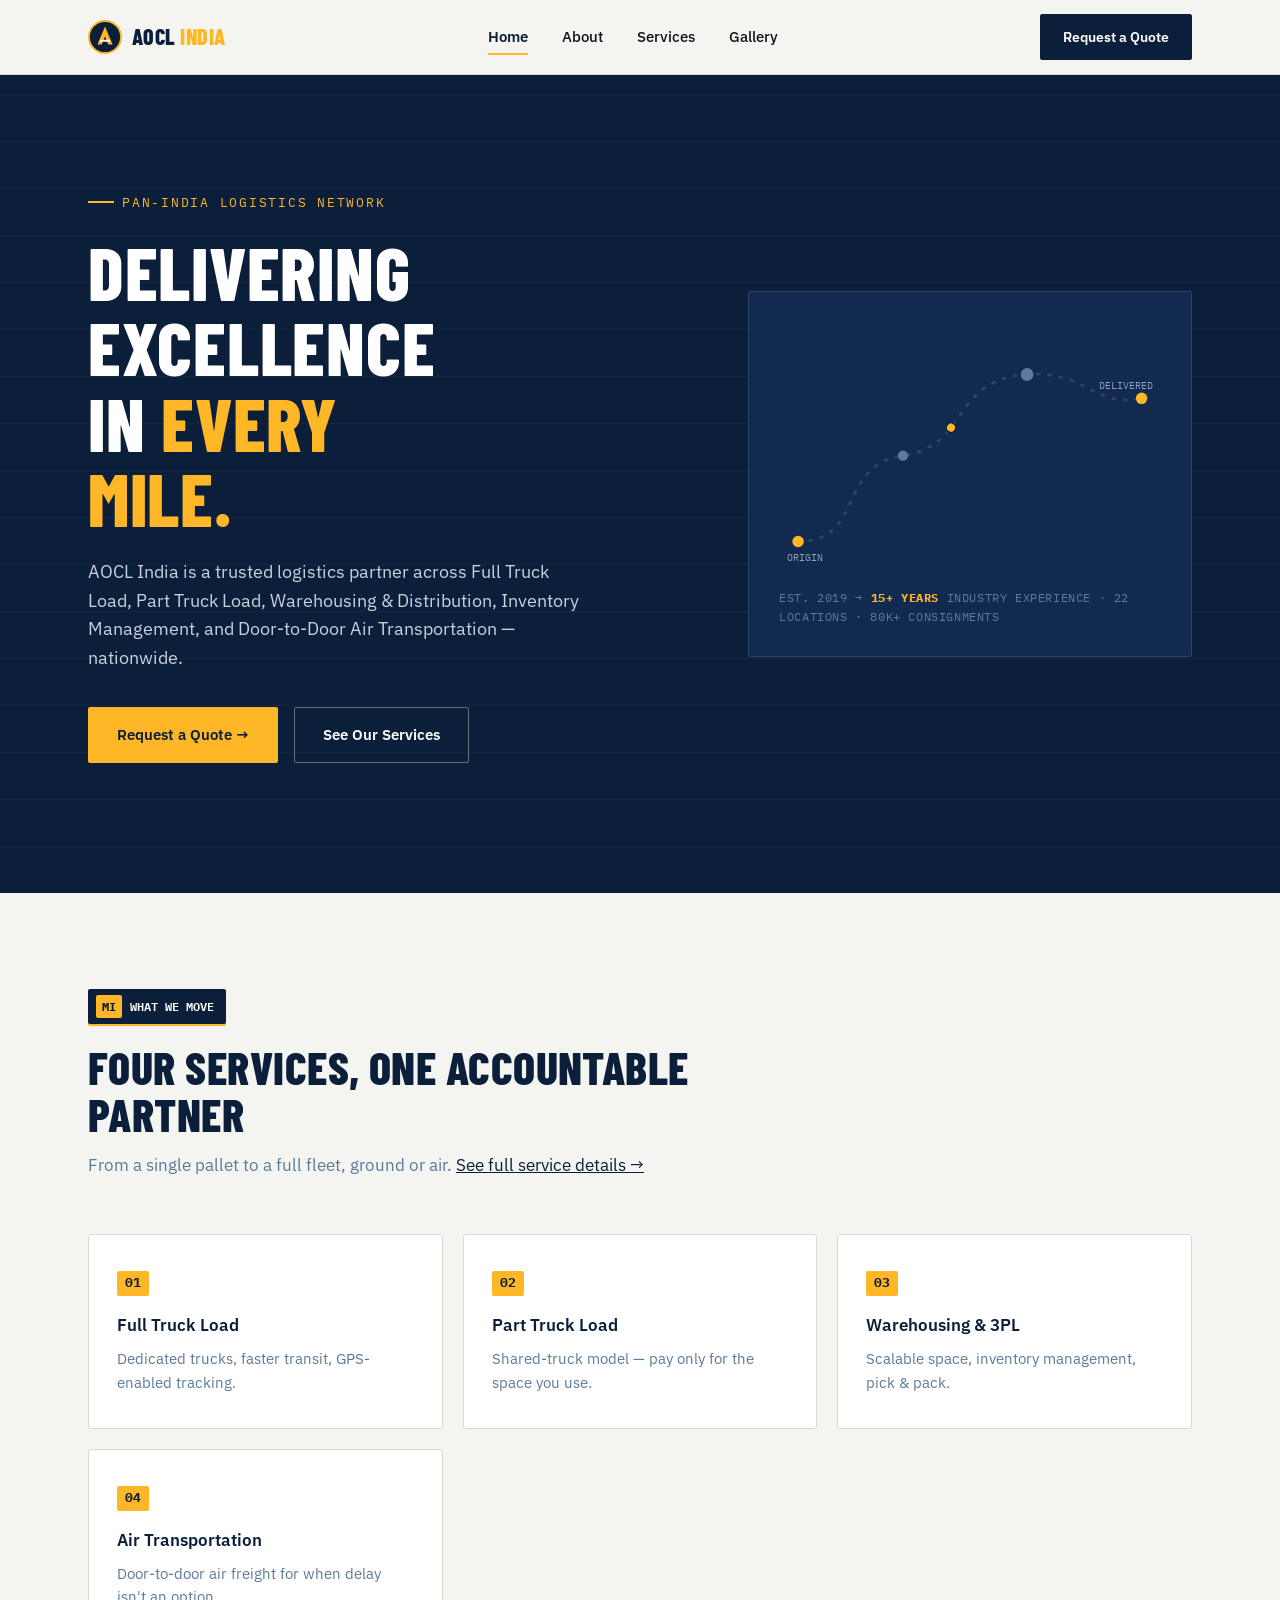
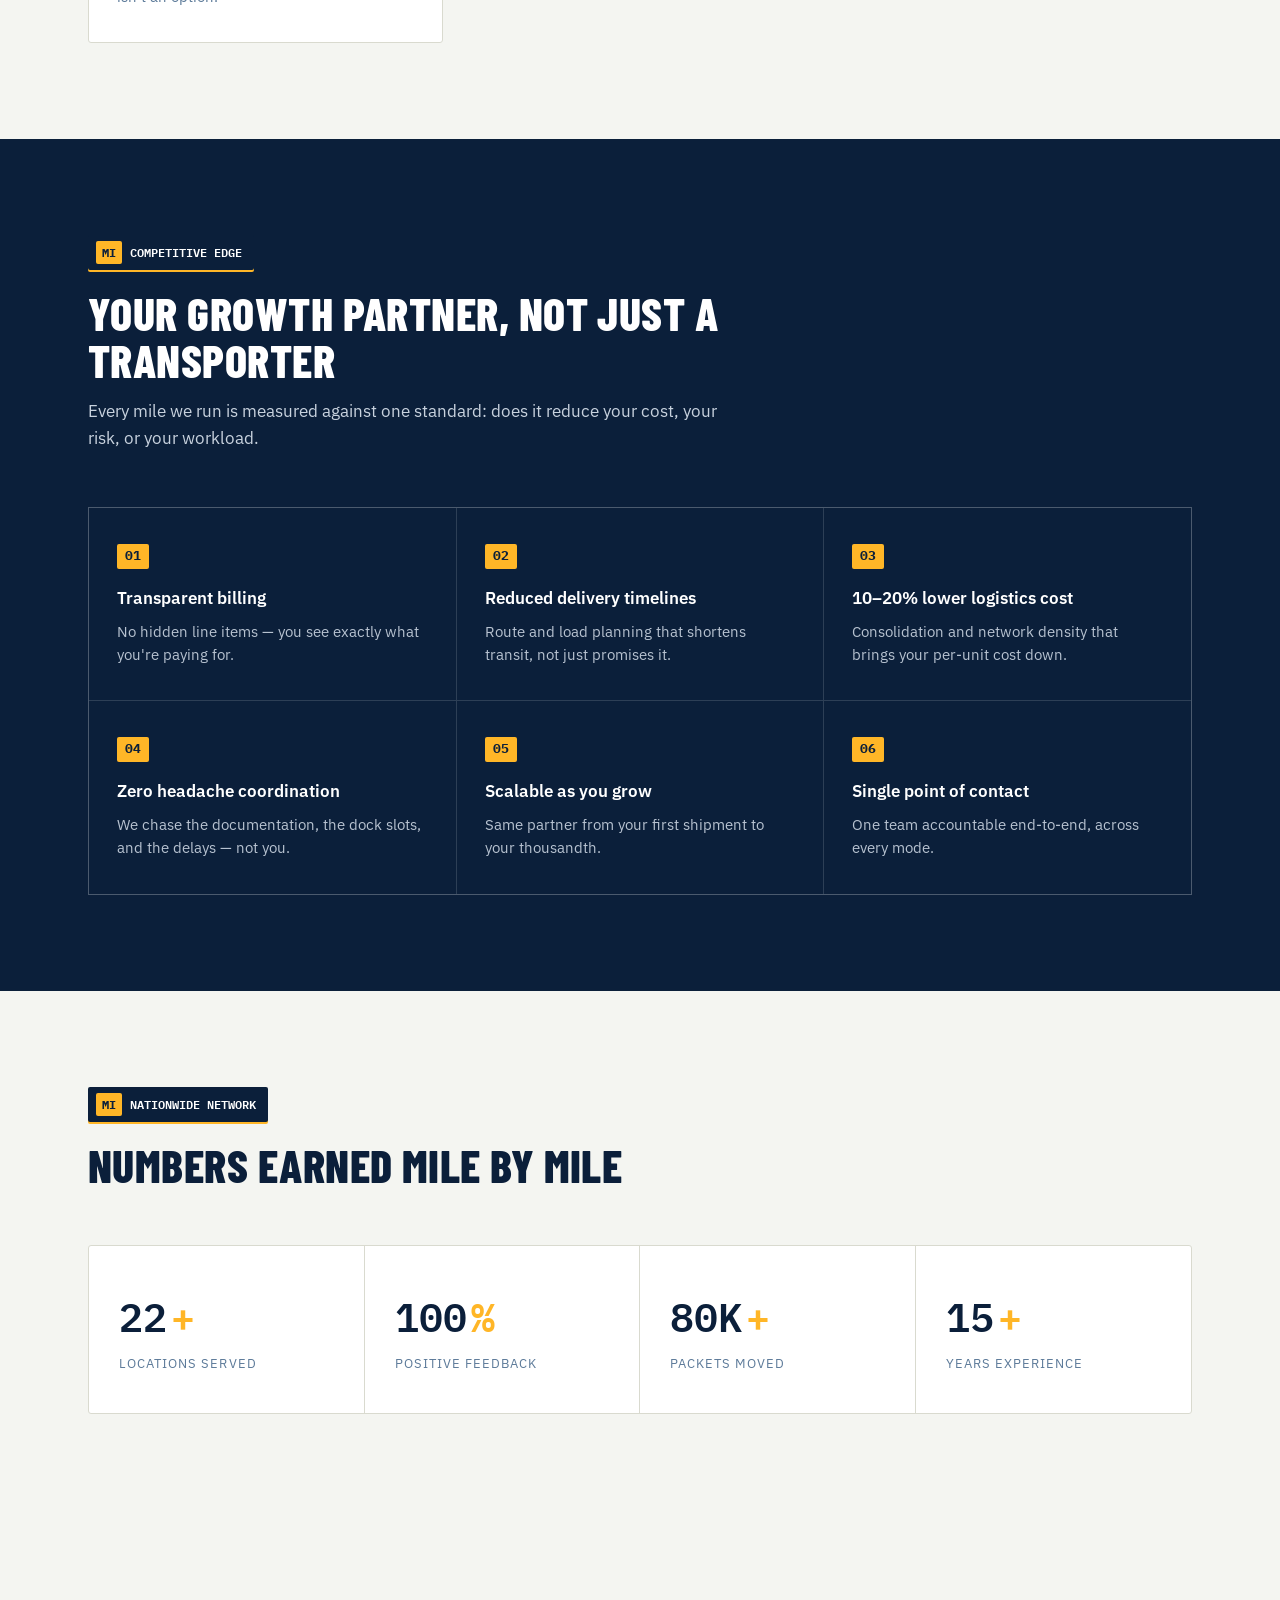
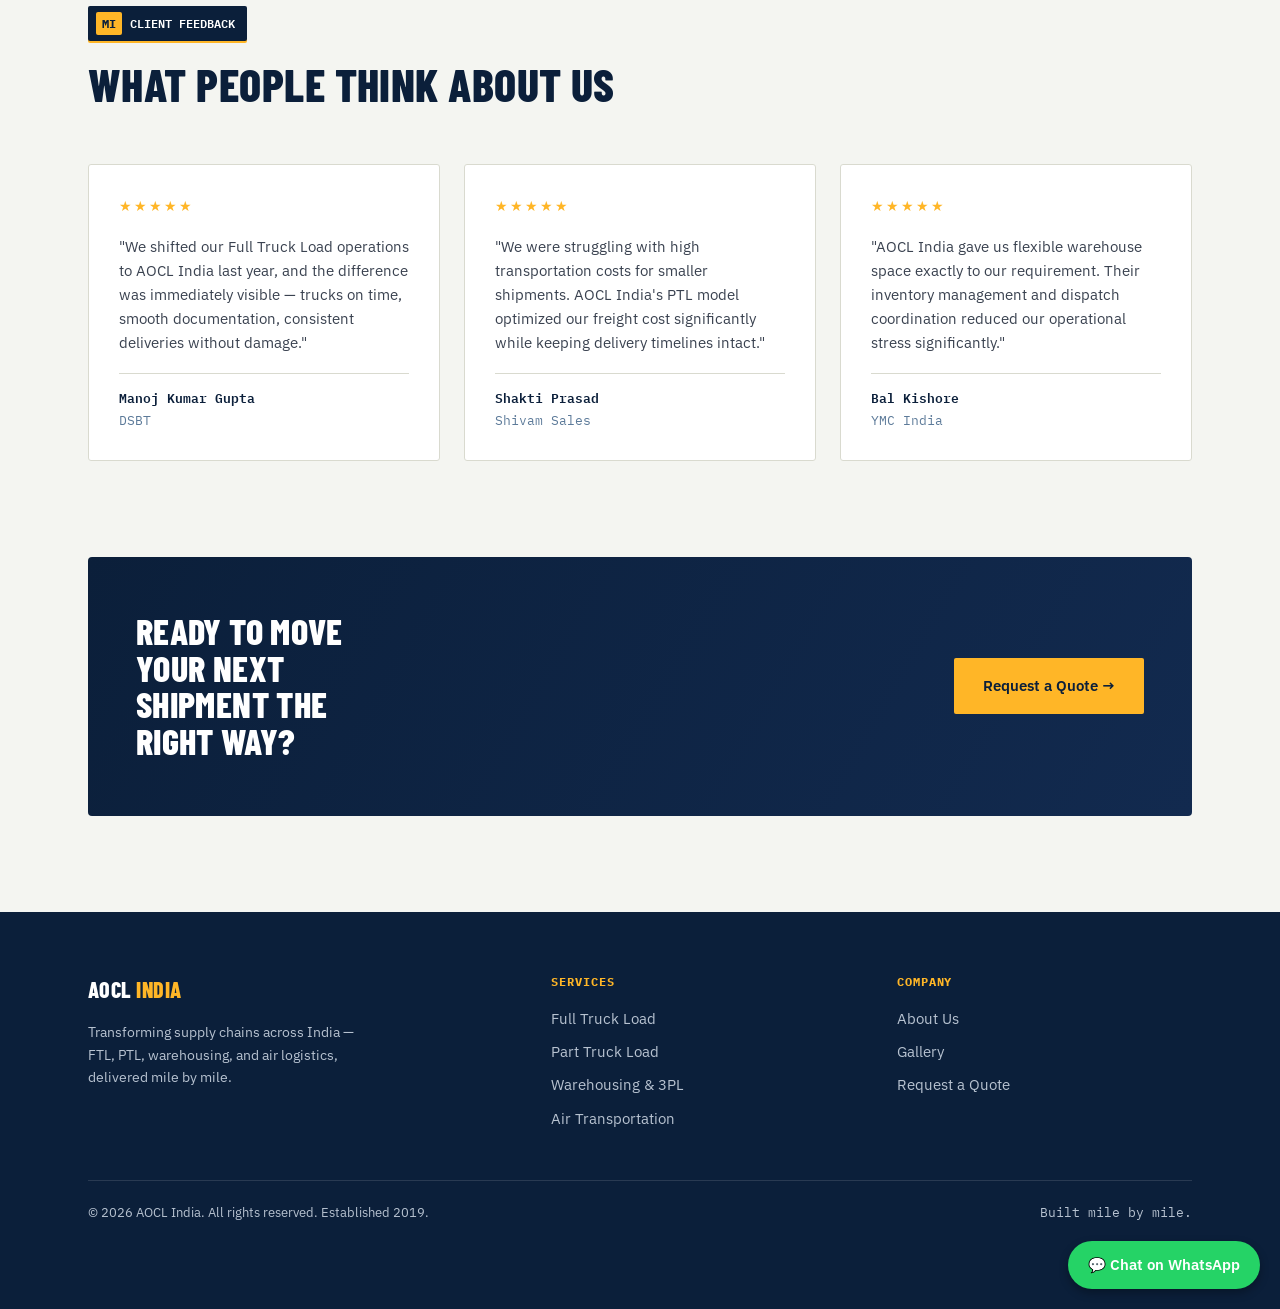
<file: index.html>
<!DOCTYPE html>
<html lang="en">
<head>
<meta charset="UTF-8">
<meta name="viewport" content="width=device-width, initial-scale=1.0">
<title>AOCL India – Transforming Supply Chain</title>
<meta name="description" content="AOCL India — Full Truck Load, Part Truck Load, Warehousing & Distribution, and Door-to-Door Air Transportation across India. Established 2019.">
<link rel="preconnect" href="https://fonts.googleapis.com">
<link href="https://fonts.googleapis.com/css2?family=Barlow+Condensed:wght@600;700;800&family=IBM+Plex+Sans:wght@400;500;600&family=IBM+Plex+Mono:wght@500;600&display=swap" rel="stylesheet">
<link rel="stylesheet" href="styles.css">
</head>
<body>

<header>
  <div class="wrap nav">
    <a href="index.html" class="logo">
      <svg class="logo-mark" viewBox="0 0 36 36" fill="none" xmlns="http://www.w3.org/2000/svg">
        <circle cx="18" cy="18" r="17" fill="#0B1F3A" stroke="#FFB627" stroke-width="2"/>
        <path d="M18 7L10 26H14.5L18 17.5L21.5 26H26L18 7Z" fill="#FFB627"/>
        <path d="M13.5 22H22.5" stroke="#fff" stroke-width="2" stroke-linecap="round"/>
      </svg>
      <div class="logo-text">AOCL <span>INDIA</span></div>
    </a>
    <nav class="links">
      <a href="index.html" class="active">Home</a>
      <a href="about.html">About</a>
      <a href="services.html">Services</a>
      <a href="gallery.html">Gallery</a>
    </nav>
    <a href="contact.html" class="nav-cta">Request a Quote</a>
  </div>
</header>

<main>
  <!-- HERO -->
  <section class="hero" style="padding-top:110px;">
    <div class="wrap hero-grid">
      <div>
        <div class="eyebrow">Pan-India Logistics Network</div>
        <h1>Delivering excellence in <em>every mile.</em></h1>
        <p>AOCL India is a trusted logistics partner across Full Truck Load, Part Truck Load, Warehousing &amp; Distribution, Inventory Management, and Door-to-Door Air Transportation — nationwide.</p>
        <div class="btn-row">
          <a href="contact.html" class="btn btn-primary">Request a Quote →</a>
          <a href="services.html" class="btn btn-ghost">See Our Services</a>
        </div>
      </div>
      <div class="hero-panel">
        <svg class="route-map" viewBox="0 0 400 260" fill="none">
          <path id="routePath" d="M20 230 C 90 230, 60 150, 130 140 C 200 130, 180 60, 260 55 C 320 50, 330 90, 380 80" stroke="#2b4568" stroke-width="3" stroke-dasharray="2 10" stroke-linecap="round"/>
          <circle cx="20" cy="230" r="6" fill="#FFB627"/>
          <circle cx="130" cy="140" r="5" fill="#5C7A99"><animate attributeName="r" values="5;7;5" dur="2.4s" repeatCount="indefinite"/></circle>
          <circle cx="260" cy="55" r="5" fill="#5C7A99"><animate attributeName="r" values="5;7;5" dur="2.4s" begin="0.8s" repeatCount="indefinite"/></circle>
          <circle cx="380" cy="80" r="6" fill="#FFB627"/>
          <text x="8" y="250" text-anchor="start" fill="#8fa0b8" font-family="IBM Plex Mono" font-size="11">ORIGIN</text>
          <text x="392" y="70" text-anchor="end" fill="#8fa0b8" font-family="IBM Plex Mono" font-size="11">DELIVERED</text>
          <g><circle r="5" fill="#FFB627" stroke="#0B1F3A" stroke-width="1.5">
            <animateMotion dur="4.5s" repeatCount="indefinite" rotate="auto"><mpath href="#routePath"/></animateMotion>
          </circle></g>
        </svg>
        <div class="hero-panel-cap">EST. 2019 → <b>15+ YEARS</b> INDUSTRY EXPERIENCE · 22 LOCATIONS · 80K+ CONSIGNMENTS</div>
      </div>
    </div>
  </section>

  <!-- SERVICES PREVIEW -->
  <section id="services" class="services">
    <div class="wrap">
      <div class="section-head">
        <div class="mile-marker"><span class="mk-num">MI</span> WHAT WE MOVE</div>
        <h2>Four services, one accountable partner</h2>
        <p>From a single pallet to a full fleet, ground or air. <a href="services.html" style="color:var(--navy); text-decoration:underline;">See full service details →</a></p>
      </div>
      <div class="edge-grid" style="background:transparent; border:none; gap:20px;">
        <div class="edge-item" style="background:#fff; border:1px solid var(--line); border-radius:3px;">
          <span class="mk-num">01</span><h4 style="color:var(--navy);">Full Truck Load</h4><p style="color:var(--steel);">Dedicated trucks, faster transit, GPS-enabled tracking.</p>
        </div>
        <div class="edge-item" style="background:#fff; border:1px solid var(--line); border-radius:3px;">
          <span class="mk-num">02</span><h4 style="color:var(--navy);">Part Truck Load</h4><p style="color:var(--steel);">Shared-truck model — pay only for the space you use.</p>
        </div>
        <div class="edge-item" style="background:#fff; border:1px solid var(--line); border-radius:3px;">
          <span class="mk-num">03</span><h4 style="color:var(--navy);">Warehousing &amp; 3PL</h4><p style="color:var(--steel);">Scalable space, inventory management, pick &amp; pack.</p>
        </div>
        <div class="edge-item" style="background:#fff; border:1px solid var(--line); border-radius:3px;">
          <span class="mk-num">04</span><h4 style="color:var(--navy);">Air Transportation</h4><p style="color:var(--steel);">Door-to-door air freight for when delay isn't an option.</p>
        </div>
      </div>
    </div>
  </section>

  <!-- EDGE -->
  <section id="edge" class="edge">
    <div class="wrap">
      <div class="section-head">
        <div class="mile-marker"><span class="mk-num">MI</span> COMPETITIVE EDGE</div>
        <h2>Your growth partner, not just a transporter</h2>
        <p>Every mile we run is measured against one standard: does it reduce your cost, your risk, or your workload.</p>
      </div>
      <div class="edge-grid">
        <div class="edge-item"><span class="mk-num">01</span><h4>Transparent billing</h4><p>No hidden line items — you see exactly what you're paying for.</p></div>
        <div class="edge-item"><span class="mk-num">02</span><h4>Reduced delivery timelines</h4><p>Route and load planning that shortens transit, not just promises it.</p></div>
        <div class="edge-item"><span class="mk-num">03</span><h4>10–20% lower logistics cost</h4><p>Consolidation and network density that brings your per-unit cost down.</p></div>
        <div class="edge-item"><span class="mk-num">04</span><h4>Zero headache coordination</h4><p>We chase the documentation, the dock slots, and the delays — not you.</p></div>
        <div class="edge-item"><span class="mk-num">05</span><h4>Scalable as you grow</h4><p>Same partner from your first shipment to your thousandth.</p></div>
        <div class="edge-item"><span class="mk-num">06</span><h4>Single point of contact</h4><p>One team accountable end-to-end, across every mode.</p></div>
      </div>
    </div>
  </section>

  <!-- STATS -->
  <section id="network" class="stats">
    <div class="wrap">
      <div class="section-head">
        <div class="mile-marker"><span class="mk-num">MI</span> NATIONWIDE NETWORK</div>
        <h2>Numbers earned mile by mile</h2>
      </div>
      <div class="stat-strip">
        <div class="stat"><div class="num">22<span class="amber">+</span></div><div class="lbl">Locations served</div></div>
        <div class="stat"><div class="num">100<span class="amber">%</span></div><div class="lbl">Positive feedback</div></div>
        <div class="stat"><div class="num">80K<span class="amber">+</span></div><div class="lbl">Packets moved</div></div>
        <div class="stat"><div class="num">15<span class="amber">+</span></div><div class="lbl">Years experience</div></div>
      </div>
    </div>
  </section>

  <!-- TESTIMONIALS -->
  <section id="testimonials">
    <div class="wrap">
      <div class="section-head">
        <div class="mile-marker"><span class="mk-num">MI</span> CLIENT FEEDBACK</div>
        <h2>What people think about us</h2>
      </div>
      <div class="testi-grid">
        <div class="testi-card">
          <div class="stars">★★★★★</div>
          <p>"We shifted our Full Truck Load operations to AOCL India last year, and the difference was immediately visible — trucks on time, smooth documentation, consistent deliveries without damage."</p>
          <div class="testi-name">Manoj Kumar Gupta <span>DSBT</span></div>
        </div>
        <div class="testi-card">
          <div class="stars">★★★★★</div>
          <p>"We were struggling with high transportation costs for smaller shipments. AOCL India's PTL model optimized our freight cost significantly while keeping delivery timelines intact."</p>
          <div class="testi-name">Shakti Prasad <span>Shivam Sales</span></div>
        </div>
        <div class="testi-card">
          <div class="stars">★★★★★</div>
          <p>"AOCL India gave us flexible warehouse space exactly to our requirement. Their inventory management and dispatch coordination reduced our operational stress significantly."</p>
          <div class="testi-name">Bal Kishore <span>YMC India</span></div>
        </div>
      </div>
    </div>
  </section>

  <!-- CTA STRIP -->
  <section style="padding-top:0;">
    <div class="wrap">
      <div class="cta-strip">
        <h3>Ready to move your next shipment the right way?</h3>
        <a href="contact.html" class="btn btn-primary">Request a Quote →</a>
      </div>
    </div>
  </section>
</main>

<footer>
  <div class="wrap">
    <div class="foot-grid">
      <div class="foot-brand">
        <div class="logo-text">AOCL <span style="color:#FFB627;">INDIA</span></div>
        <p>Transforming supply chains across India — FTL, PTL, warehousing, and air logistics, delivered mile by mile.</p>
      </div>
      <div class="foot-col">
        <h5>Services</h5>
        <a href="services.html">Full Truck Load</a>
        <a href="services.html">Part Truck Load</a>
        <a href="services.html">Warehousing &amp; 3PL</a>
        <a href="services.html">Air Transportation</a>
      </div>
      <div class="foot-col">
        <h5>Company</h5>
        <a href="about.html">About Us</a>
        <a href="gallery.html">Gallery</a>
        <a href="contact.html">Request a Quote</a>
      </div>
    </div>
    <div class="foot-bottom">
      <div>© 2026 AOCL India. All rights reserved. Established 2019.</div>
      <div class="mono">Built mile by mile.</div>
    </div>
  </div>
</footer>

<!-- Floating WhatsApp Button -->
<a href="https://wa.me/918447116882?text=Hi%20AOCL%20India,%20I%20would%20like%20to%20enquire%20about%20a%20shipment." 
   target="_blank" 
   style="position:fixed; bottom:20px; right:20px; background-color:#25D366; color:white; padding:12px 20px; border-radius:50px; text-decoration:none; font-family:'IBM Plex Sans', sans-serif; font-weight:600; font-size:14.5px; box-shadow:0 4px 10px rgba(0,0,0,0.3); z-index:1000;">
   💬 Chat on WhatsApp
</a>

</body>
</html>
</file>
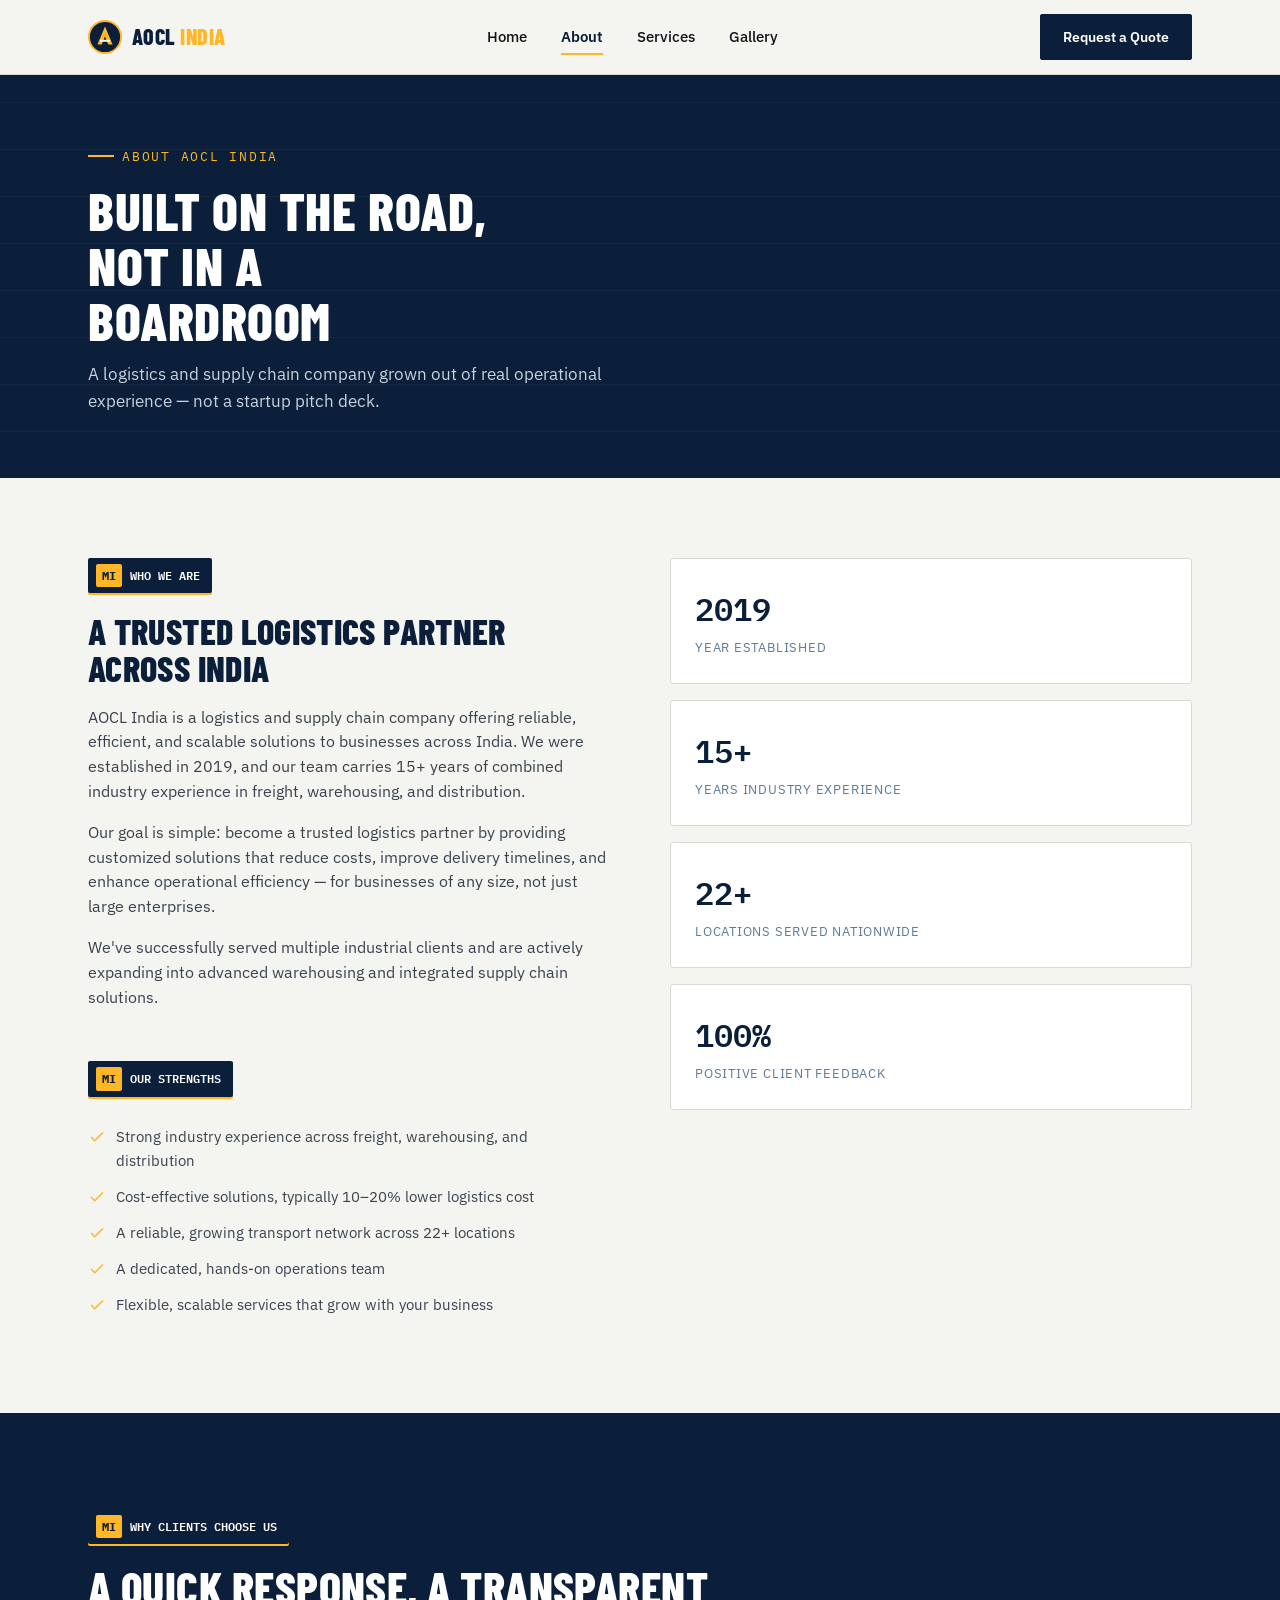
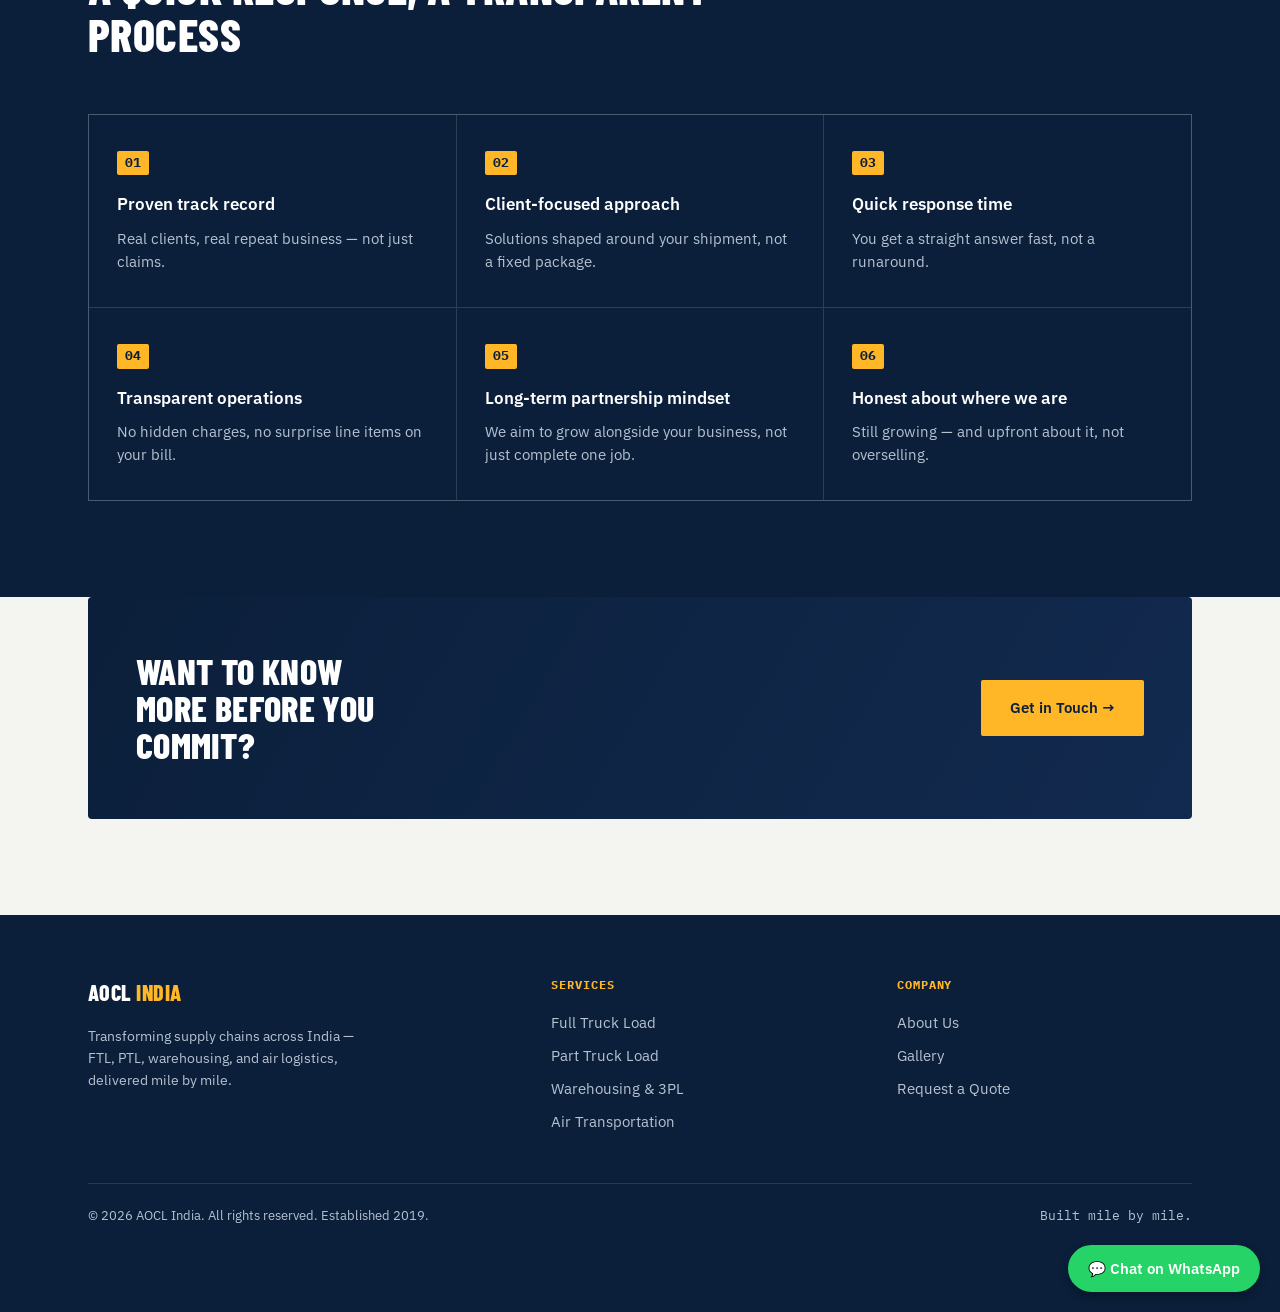
<file: about.html>
<!DOCTYPE html>
<html lang="en">
<head>
<meta charset="UTF-8">
<meta name="viewport" content="width=device-width, initial-scale=1.0">
<title>About Us – AOCL India</title>
<meta name="description" content="AOCL India — established 2019, 15+ years of combined industry experience in logistics and supply chain solutions.">
<link rel="preconnect" href="https://fonts.googleapis.com">
<link href="https://fonts.googleapis.com/css2?family=Barlow+Condensed:wght@600;700;800&family=IBM+Plex+Sans:wght@400;500;600&family=IBM+Plex+Mono:wght@500;600&display=swap" rel="stylesheet">
<link rel="stylesheet" href="styles.css">
</head>
<body>

<header>
  <div class="wrap nav">
    <a href="index.html" class="logo">
      <svg class="logo-mark" viewBox="0 0 36 36" fill="none" xmlns="http://www.w3.org/2000/svg">
        <circle cx="18" cy="18" r="17" fill="#0B1F3A" stroke="#FFB627" stroke-width="2"/>
        <path d="M18 7L10 26H14.5L18 17.5L21.5 26H26L18 7Z" fill="#FFB627"/>
        <path d="M13.5 22H22.5" stroke="#fff" stroke-width="2" stroke-linecap="round"/>
      </svg>
      <div class="logo-text">AOCL <span>INDIA</span></div>
    </a>
    <nav class="links">
      <a href="index.html">Home</a>
      <a href="about.html" class="active">About</a>
      <a href="services.html">Services</a>
      <a href="gallery.html">Gallery</a>
    </nav>
    <a href="contact.html" class="nav-cta">Request a Quote</a>
  </div>
</header>

<main>
  <section class="page-hero">
    <div class="wrap">
      <div class="eyebrow">About AOCL India</div>
      <h1>Built on the road, not in a boardroom</h1>
      <p>A logistics and supply chain company grown out of real operational experience — not a startup pitch deck.</p>
    </div>
  </section>

  <section>
    <div class="wrap about-grid">
      <div class="about-copy">
        <div class="mile-marker" style="margin-bottom:20px;"><span class="mk-num">MI</span> WHO WE ARE</div>
        <h2 style="font-size:clamp(26px,3.4vw,36px); margin-bottom:18px;">A trusted logistics partner across India</h2>
        <p>AOCL India is a logistics and supply chain company offering reliable, efficient, and scalable solutions to businesses across India. We were established in 2019, and our team carries 15+ years of combined industry experience in freight, warehousing, and distribution.</p>
        <p>Our goal is simple: become a trusted logistics partner by providing customized solutions that reduce costs, improve delivery timelines, and enhance operational efficiency — for businesses of any size, not just large enterprises.</p>
        <p>We've successfully served multiple industrial clients and are actively expanding into advanced warehousing and integrated supply chain solutions.</p>

        <div class="mile-marker" style="margin:36px 0 20px;"><span class="mk-num">MI</span> OUR STRENGTHS</div>
        <ul class="about-list">
          <li><svg viewBox="0 0 24 24" fill="none" stroke="currentColor" stroke-width="2"><polyline points="20 6 9 17 4 12"/></svg> Strong industry experience across freight, warehousing, and distribution</li>
          <li><svg viewBox="0 0 24 24" fill="none" stroke="currentColor" stroke-width="2"><polyline points="20 6 9 17 4 12"/></svg> Cost-effective solutions, typically 10–20% lower logistics cost</li>
          <li><svg viewBox="0 0 24 24" fill="none" stroke="currentColor" stroke-width="2"><polyline points="20 6 9 17 4 12"/></svg> A reliable, growing transport network across 22+ locations</li>
          <li><svg viewBox="0 0 24 24" fill="none" stroke="currentColor" stroke-width="2"><polyline points="20 6 9 17 4 12"/></svg> A dedicated, hands-on operations team</li>
          <li><svg viewBox="0 0 24 24" fill="none" stroke="currentColor" stroke-width="2"><polyline points="20 6 9 17 4 12"/></svg> Flexible, scalable services that grow with your business</li>
        </ul>
      </div>

      <div>
        <div class="about-fact"><div class="num">2019</div><div class="lbl">Year established</div></div>
        <div class="about-fact"><div class="num">15+</div><div class="lbl">Years industry experience</div></div>
        <div class="about-fact"><div class="num">22+</div><div class="lbl">Locations served nationwide</div></div>
        <div class="about-fact"><div class="num">100%</div><div class="lbl">Positive client feedback</div></div>
      </div>
    </div>
  </section>

  <section class="edge">
    <div class="wrap">
      <div class="section-head">
        <div class="mile-marker"><span class="mk-num">MI</span> WHY CLIENTS CHOOSE US</div>
        <h2>A quick response, a transparent process</h2>
      </div>
      <div class="edge-grid">
        <div class="edge-item"><span class="mk-num">01</span><h4>Proven track record</h4><p>Real clients, real repeat business — not just claims.</p></div>
        <div class="edge-item"><span class="mk-num">02</span><h4>Client-focused approach</h4><p>Solutions shaped around your shipment, not a fixed package.</p></div>
        <div class="edge-item"><span class="mk-num">03</span><h4>Quick response time</h4><p>You get a straight answer fast, not a runaround.</p></div>
        <div class="edge-item"><span class="mk-num">04</span><h4>Transparent operations</h4><p>No hidden charges, no surprise line items on your bill.</p></div>
        <div class="edge-item"><span class="mk-num">05</span><h4>Long-term partnership mindset</h4><p>We aim to grow alongside your business, not just complete one job.</p></div>
        <div class="edge-item"><span class="mk-num">06</span><h4>Honest about where we are</h4><p>Still growing — and upfront about it, not overselling.</p></div>
      </div>
    </div>
  </section>

  <section style="padding-top:0;">
    <div class="wrap">
      <div class="cta-strip">
        <h3>Want to know more before you commit?</h3>
        <a href="contact.html" class="btn btn-primary">Get in Touch →</a>
      </div>
    </div>
  </section>
</main>

<footer>
  <div class="wrap">
    <div class="foot-grid">
      <div class="foot-brand">
        <div class="logo-text">AOCL <span style="color:#FFB627;">INDIA</span></div>
        <p>Transforming supply chains across India — FTL, PTL, warehousing, and air logistics, delivered mile by mile.</p>
      </div>
      <div class="foot-col">
        <h5>Services</h5>
        <a href="services.html">Full Truck Load</a>
        <a href="services.html">Part Truck Load</a>
        <a href="services.html">Warehousing &amp; 3PL</a>
        <a href="services.html">Air Transportation</a>
      </div>
      <div class="foot-col">
        <h5>Company</h5>
        <a href="about.html">About Us</a>
        <a href="gallery.html">Gallery</a>
        <a href="contact.html">Request a Quote</a>
      </div>
    </div>
    <div class="foot-bottom">
      <div>© 2026 AOCL India. All rights reserved. Established 2019.</div>
      <div class="mono">Built mile by mile.</div>
    </div>
  </div>
</footer>

<!-- Floating WhatsApp Button -->
<a href="https://wa.me/918447116882?text=Hi%20AOCL%20India,%20I%20would%20like%20to%20enquire%20about%20a%20shipment." 
   target="_blank" 
   style="position:fixed; bottom:20px; right:20px; background-color:#25D366; color:white; padding:12px 20px; border-radius:50px; text-decoration:none; font-family:'IBM Plex Sans', sans-serif; font-weight:600; font-size:14.5px; box-shadow:0 4px 10px rgba(0,0,0,0.3); z-index:1000;">
   💬 Chat on WhatsApp
</a>

</body>
</html>
</file>
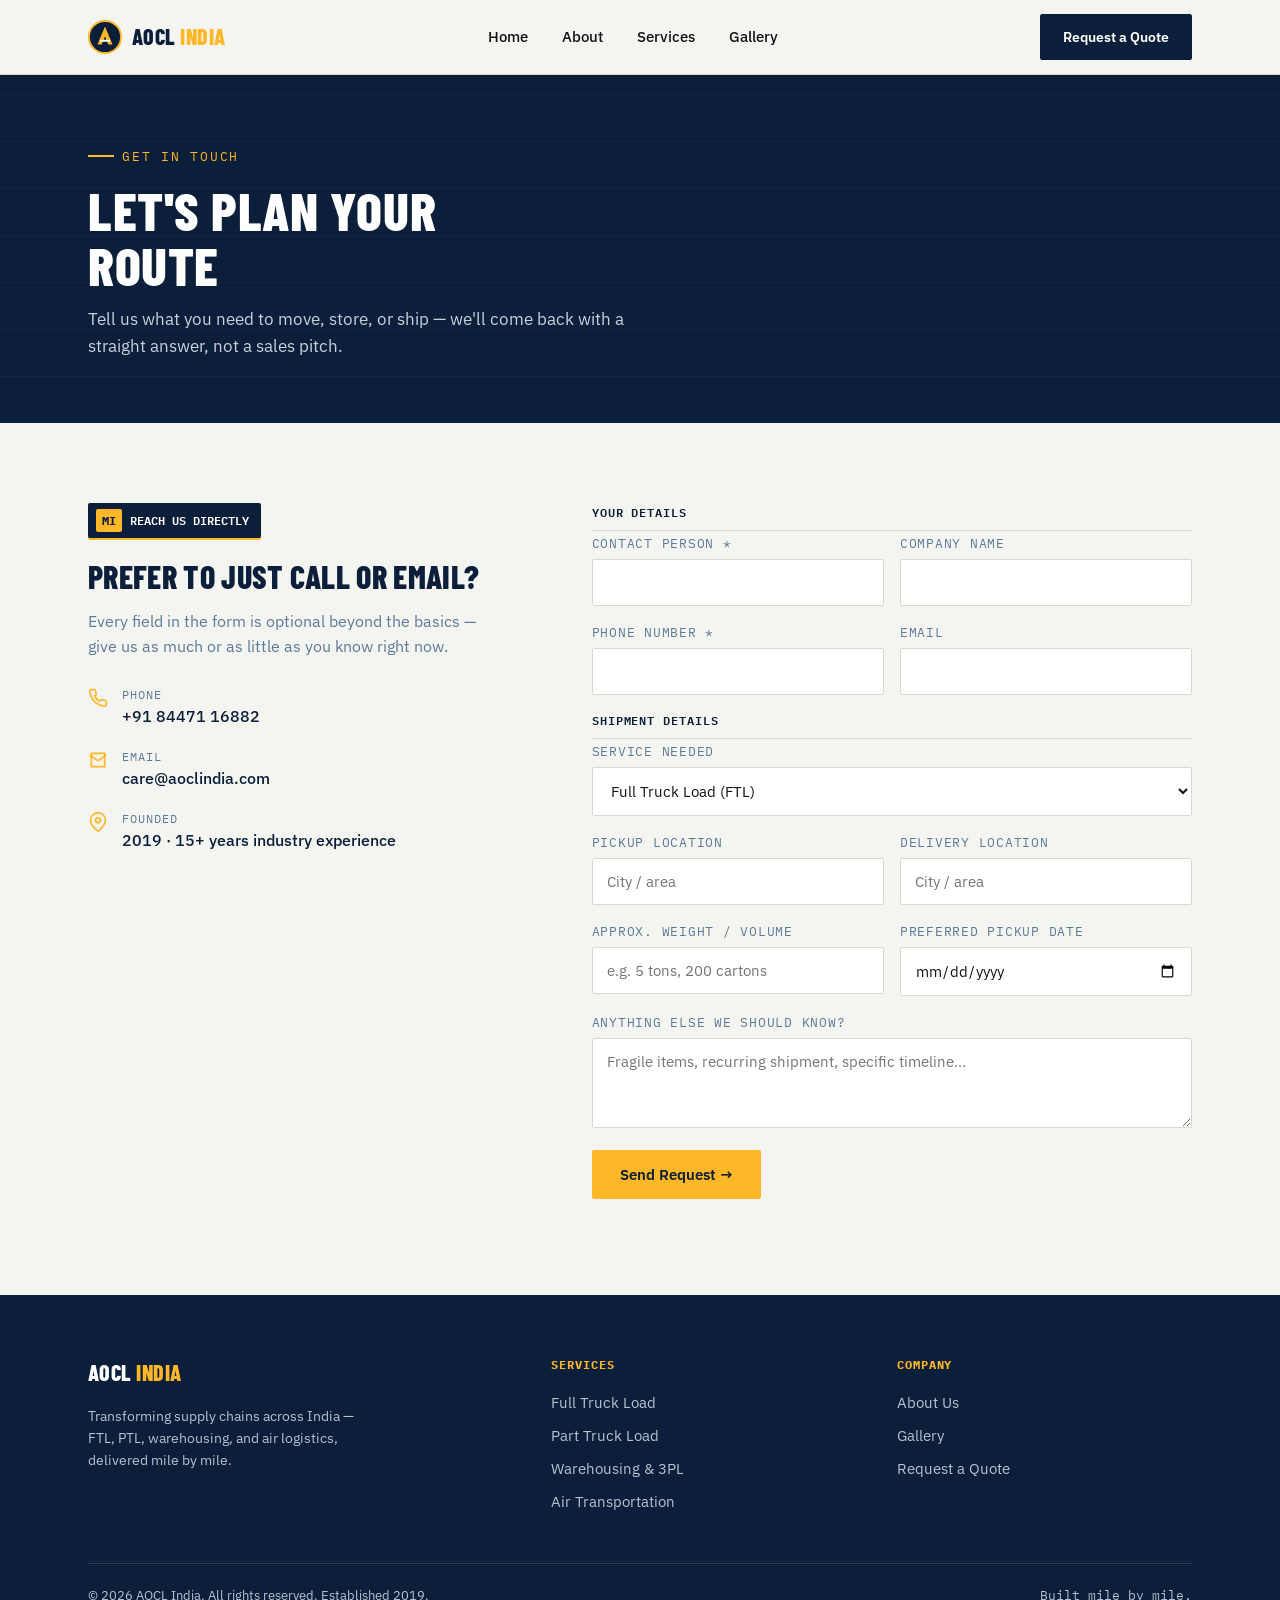
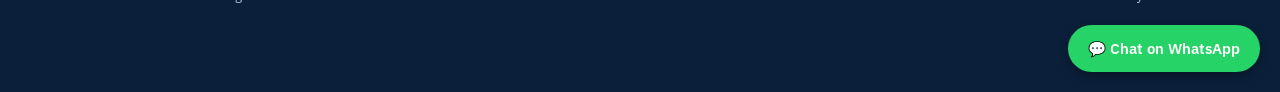
<file: contact.html>
<!DOCTYPE html>
<html lang="en">
<head>
<meta charset="UTF-8">
<meta name="viewport" content="width=device-width, initial-scale=1.0">
<title>Request a Quote – AOCL India</title>
<meta name="description" content="Request a logistics quote from AOCL India — FTL, PTL, warehousing, or air transportation.">
<link rel="preconnect" href="https://fonts.googleapis.com">
<link href="https://fonts.googleapis.com/css2?family=Barlow+Condensed:wght@600;700;800&family=IBM+Plex+Sans:wght@400;500;600&family=IBM+Plex+Mono:wght@500;600&display=swap" rel="stylesheet">
<link rel="stylesheet" href="styles.css">
</head>
<body>

<header>
  <div class="wrap nav">
    <a href="index.html" class="logo">
      <svg class="logo-mark" viewBox="0 0 36 36" fill="none" xmlns="http://www.w3.org/2000/svg">
        <circle cx="18" cy="18" r="17" fill="#0B1F3A" stroke="#FFB627" stroke-width="2"/>
        <path d="M18 7L10 26H14.5L18 17.5L21.5 26H26L18 7Z" fill="#FFB627"/>
        <path d="M13.5 22H22.5" stroke="#fff" stroke-width="2" stroke-linecap="round"/>
      </svg>
      <div class="logo-text">AOCL <span>INDIA</span></div>
    </a>
    <nav class="links">
      <a href="index.html">Home</a>
      <a href="about.html">About</a>
      <a href="services.html">Services</a>
      <a href="gallery.html">Gallery</a>
    </nav>
    <a href="contact.html" class="nav-cta">Request a Quote</a>
  </div>
</header>

<main>
  <section class="page-hero">
    <div class="wrap">
      <div class="eyebrow">Get in touch</div>
      <h1>Let's plan your route</h1>
      <p>Tell us what you need to move, store, or ship — we'll come back with a straight answer, not a sales pitch.</p>
    </div>
  </section>

  <section>
    <div class="wrap contact-grid">
      <div class="contact-info">
        <div class="mile-marker"><span class="mk-num">MI</span> REACH US DIRECTLY</div>
        <h2 style="font-size:clamp(24px,3vw,32px); margin-bottom:16px;">Prefer to just call or email?</h2>
        <p>Every field in the form is optional beyond the basics — give us as much or as little as you know right now.</p>
        <div class="contact-detail">
          <svg class="ic" viewBox="0 0 24 24" fill="none" stroke="currentColor" stroke-width="2"><path d="M22 16.92v3a2 2 0 0 1-2.18 2 19.79 19.79 0 0 1-8.63-3.07 19.5 19.5 0 0 1-6-6 19.79 19.79 0 0 1-3.07-8.67A2 2 0 0 1 4.11 2h3a2 2 0 0 1 2 1.72c.127.96.361 1.903.7 2.81a2 2 0 0 1-.45 2.11L8.09 9.91a16 16 0 0 0 6 6l1.27-1.27a2 2 0 0 1 2.11-.45c.907.339 1.85.573 2.81.7A2 2 0 0 1 22 16.92z"/></svg>
          <div><div class="lbl">Phone</div><div class="val"><a href="tel:+918447116882">+91 84471 16882</a></div></div>
        </div>
        <div class="contact-detail">
          <svg class="ic" viewBox="0 0 24 24" fill="none" stroke="currentColor" stroke-width="2"><path d="M4 4h16v16H4z"/><path d="M22 6l-10 7L2 6"/></svg>
          <div><div class="lbl">Email</div><div class="val"><a href="mailto:care@aoclindia.com">care@aoclindia.com</a></div></div>
        </div>
        <div class="contact-detail">
          <svg class="ic" viewBox="0 0 24 24" fill="none" stroke="currentColor" stroke-width="2"><path d="M21 10c0 7-9 13-9 13s-9-6-9-13a9 9 0 0 1 18 0z"/><circle cx="12" cy="10" r="3"/></svg>
          <div><div class="lbl">Founded</div><div class="val">2019 · 15+ years industry experience</div></div>
        </div>
      </div>

      <form action="https://api.web3forms.com/submit" method="POST">
        <input type="hidden" name="access_key" value="f1b161a6-9133-4bdf-af2b-1ab488d27781">
        <input type="hidden" name="subject" value="New Freight Quote Request - AOCL India">

        <fieldset>
          <legend>Your details</legend>
          <div class="field-row">
            <div class="field"><label for="name">Contact person *</label><input id="name" name="name" type="text" required></div>
            <div class="field"><label for="company">Company name</label><input id="company" name="company" type="text"></div>
          </div>
          <div class="field-row">
            <div class="field"><label for="phone">Phone number *</label><input id="phone" name="phone" type="tel" required></div>
            <div class="field"><label for="email">Email</label><input id="email" name="email" type="email"></div>
          </div>
        </fieldset>

        <fieldset>
          <legend>Shipment details</legend>
          <div class="field">
            <label for="service">Service needed</label>
            <select id="service" name="service">
              <option>Full Truck Load (FTL)</option>
              <option>Part Truck Load (PTL)</option>
              <option>Warehousing &amp; 3PL</option>
              <option>Air Transportation</option>
              <option>Not sure — advise me</option>
            </select>
          </div>
          <div class="field-row">
            <div class="field"><label for="origin">Pickup location</label><input id="origin" name="origin" type="text" placeholder="City / area"></div>
            <div class="field"><label for="destination">Delivery location</label><input id="destination" name="destination" type="text" placeholder="City / area"></div>
          </div>
          <div class="field-row">
            <div class="field"><label for="weight">Approx. weight / volume</label><input id="weight" name="weight" type="text" placeholder="e.g. 5 tons, 200 cartons"></div>
            <div class="field"><label for="date">Preferred pickup date</label><input id="date" name="date" type="date"></div>
          </div>
          <div class="field"><label for="msg">Anything else we should know?</label><textarea id="msg" name="message" placeholder="Fragile items, recurring shipment, specific timeline..."></textarea></div>
        </fieldset>

        <button class="btn btn-primary" type="submit">Send Request →</button>
      </form>
    </div>
  </section>
</main>

<footer>
  <div class="wrap">
    <div class="foot-grid">
      <div class="foot-brand">
        <div class="logo-text">AOCL <span style="color:#FFB627;">INDIA</span></div>
        <p>Transforming supply chains across India — FTL, PTL, warehousing, and air logistics, delivered mile by mile.</p>
      </div>
      <div class="foot-col">
        <h5>Services</h5>
        <a href="services.html">Full Truck Load</a>
        <a href="services.html">Part Truck Load</a>
        <a href="services.html">Warehousing &amp; 3PL</a>
        <a href="services.html">Air Transportation</a>
      </div>
      <div class="foot-col">
        <h5>Company</h5>
        <a href="about.html">About Us</a>
        <a href="gallery.html">Gallery</a>
        <a href="contact.html">Request a Quote</a>
      </div>
    </div>
    <div class="foot-bottom">
      <div>© 2026 AOCL India. All rights reserved. Established 2019.</div>
      <div class="mono">Built mile by mile.</div>
    </div>
  </div>
</footer>

<!-- Floating WhatsApp Button -->
<a href="https://wa.me/918447116882?text=Hi%20AOCL%20India,%20I%20would%20like%20to%20enquire%20about%20a%20shipment." 
   target="_blank" 
   style="position:fixed; bottom:20px; right:20px; background-color:#25D366; color:white; padding:12px 20px; border-radius:50px; text-decoration:none; font-family:'IBM Plex Sans', sans-serif; font-weight:600; font-size:14.5px; box-shadow:0 4px 10px rgba(0,0,0,0.3); z-index:1000;">
   💬 Chat on WhatsApp
</a>

</body>
</html>
</file>
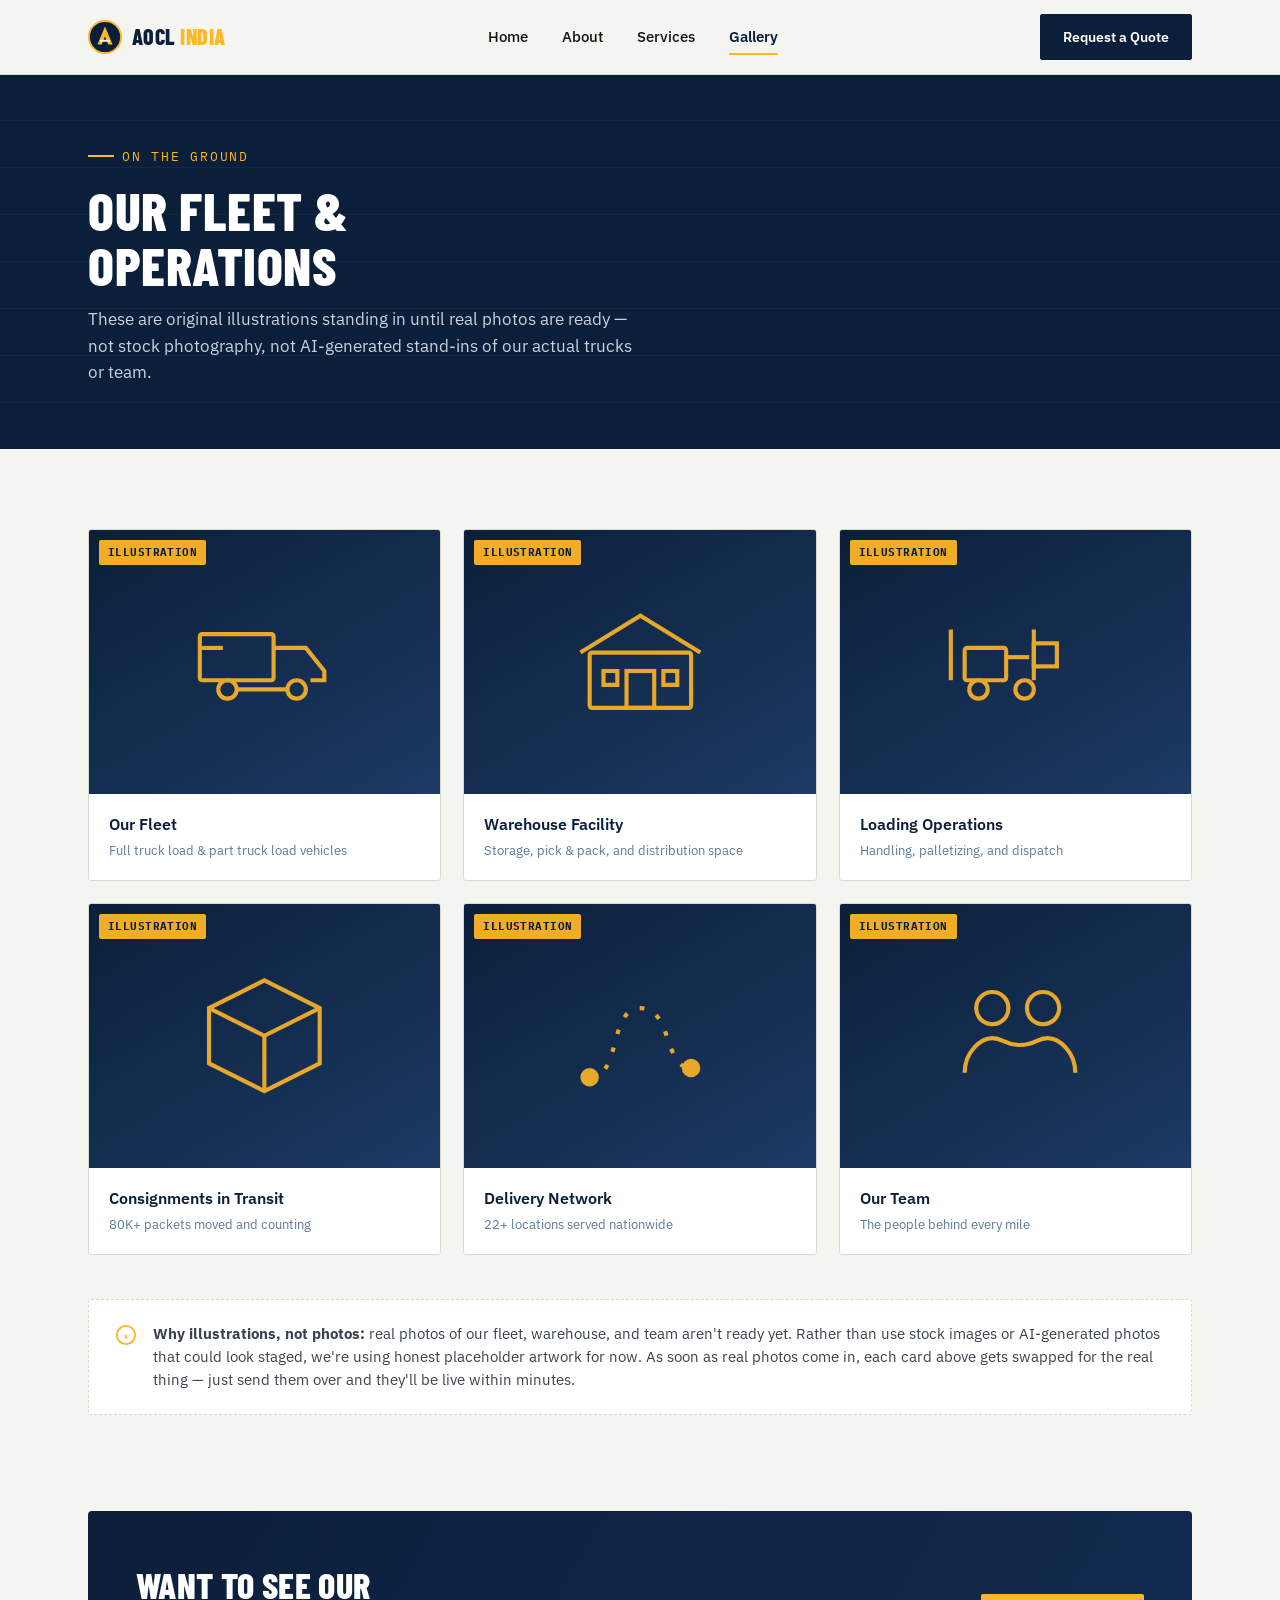
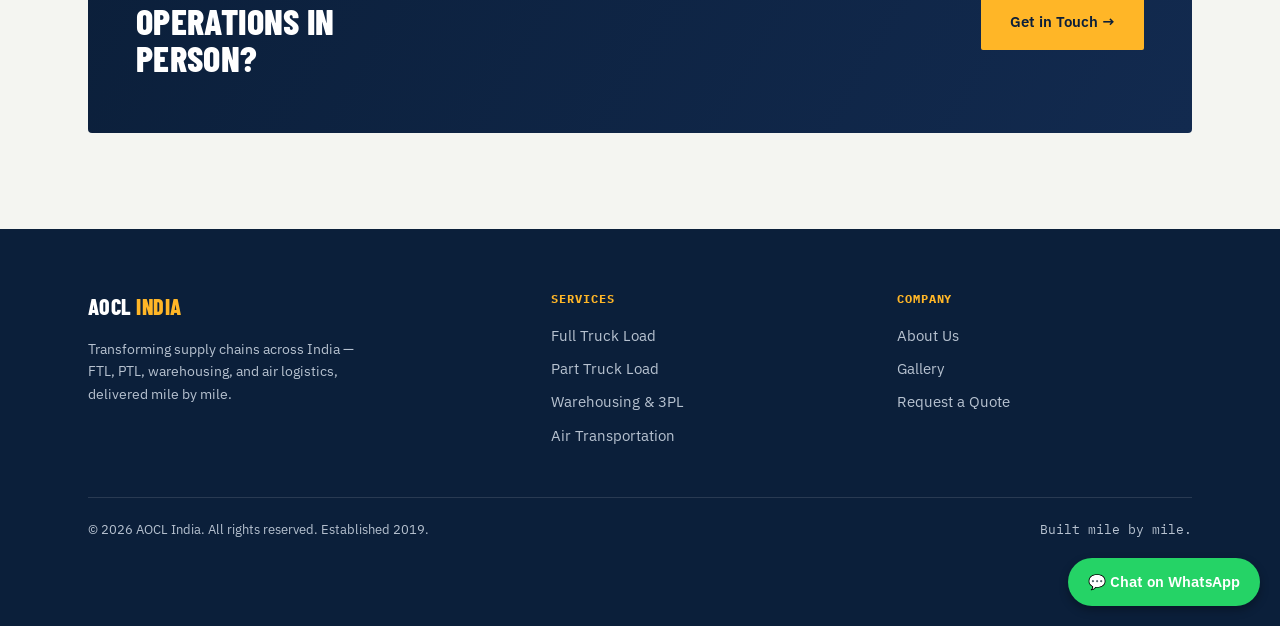
<file: gallery.html>
<!DOCTYPE html>
<html lang="en">
<head>
<meta charset="UTF-8">
<meta name="viewport" content="width=device-width, initial-scale=1.0">
<title>Gallery – AOCL India</title>
<meta name="description" content="A look at AOCL India's fleet, warehouse, and operations.">
<link rel="preconnect" href="https://fonts.googleapis.com">
<link href="https://fonts.googleapis.com/css2?family=Barlow+Condensed:wght@600;700;800&family=IBM+Plex+Sans:wght@400;500;600&family=IBM+Plex+Mono:wght@500;600&display=swap" rel="stylesheet">
<link rel="stylesheet" href="styles.css">
</head>
<body>

<header>
  <div class="wrap nav">
    <a href="index.html" class="logo">
      <svg class="logo-mark" viewBox="0 0 36 36" fill="none" xmlns="http://www.w3.org/2000/svg">
        <circle cx="18" cy="18" r="17" fill="#0B1F3A" stroke="#FFB627" stroke-width="2"/>
        <path d="M18 7L10 26H14.5L18 17.5L21.5 26H26L18 7Z" fill="#FFB627"/>
        <path d="M13.5 22H22.5" stroke="#fff" stroke-width="2" stroke-linecap="round"/>
      </svg>
      <div class="logo-text">AOCL <span>INDIA</span></div>
    </a>
    <nav class="links">
      <a href="index.html">Home</a>
      <a href="about.html">About</a>
      <a href="services.html">Services</a>
      <a href="gallery.html" class="active">Gallery</a>
    </nav>
    <a href="contact.html" class="nav-cta">Request a Quote</a>
  </div>
</header>

<main>
  <section class="page-hero">
    <div class="wrap">
      <div class="eyebrow">On the ground</div>
      <h1>Our fleet &amp; operations</h1>
      <p>These are original illustrations standing in until real photos are ready — not stock photography, not AI-generated stand-ins of our actual trucks or team.</p>
    </div>
  </section>

  <section>
    <div class="wrap">
      <div class="gallery-grid">
        <div class="gallery-card">
        <div class="gallery-art">
          <span class="gallery-badge">Illustration</span>
          <svg viewBox="0 0 64 64" fill="none" stroke="#FFB627" stroke-width="1.8"><rect x="4" y="20" width="32" height="20" rx="1"/><path d="M36 26h14l8 10v4h-6"/><circle cx="16" cy="44" r="4"/><circle cx="46" cy="44" r="4"/><path d="M20 44h22"/><path d="M4 26h10"/></svg>
        </div>
        <div class="gallery-info"><h4>Our Fleet</h4><p>Full truck load & part truck load vehicles</p></div>
      </div>
      <div class="gallery-card">
        <div class="gallery-art">
          <span class="gallery-badge">Illustration</span>
          <svg viewBox="0 0 64 64" fill="none" stroke="#FFB627" stroke-width="1.8"><path d="M6 28L32 12l26 16"/><rect x="10" y="28" width="44" height="24" rx="1"/><rect x="26" y="36" width="12" height="16"/><path d="M16 36h6v6h-6z"/><path d="M42 36h6v6h-6z"/></svg>
        </div>
        <div class="gallery-info"><h4>Warehouse Facility</h4><p>Storage, pick & pack, and distribution space</p></div>
      </div>
      <div class="gallery-card">
        <div class="gallery-art">
          <span class="gallery-badge">Illustration</span>
          <svg viewBox="0 0 64 64" fill="none" stroke="#FFB627" stroke-width="1.8"><rect x="10" y="26" width="18" height="14" rx="1"/><path d="M28 30h10"/><path d="M40 18v22"/><rect x="40" y="24" width="10" height="10"/><circle cx="16" cy="44" r="4"/><circle cx="36" cy="44" r="4"/><path d="M4 18v22"/></svg>
        </div>
        <div class="gallery-info"><h4>Loading Operations</h4><p>Handling, palletizing, and dispatch</p></div>
      </div>
      <div class="gallery-card">
        <div class="gallery-art">
          <span class="gallery-badge">Illustration</span>
          <svg viewBox="0 0 64 64" fill="none" stroke="#FFB627" stroke-width="1.8"><path d="M32 8l24 12v24L32 56 8 44V20z"/><path d="M8 20l24 12 24-12"/><path d="M32 32v24"/></svg>
        </div>
        <div class="gallery-info"><h4>Consignments in Transit</h4><p>80K+ packets moved and counting</p></div>
      </div>
      <div class="gallery-card">
        <div class="gallery-art">
          <span class="gallery-badge">Illustration</span>
          <svg viewBox="0 0 64 64" fill="none" stroke="#FFB627" stroke-width="1.8"><path d="M10 50c14 0 8-30 22-30s10 26 22 26" stroke-dasharray="2 6"/><circle cx="10" cy="50" r="4" fill="#FFB627" stroke="none"/><circle cx="54" cy="46" r="4" fill="#FFB627" stroke="none"/></svg>
        </div>
        <div class="gallery-info"><h4>Delivery Network</h4><p>22+ locations served nationwide</p></div>
      </div>
      <div class="gallery-card">
        <div class="gallery-art">
          <span class="gallery-badge">Illustration</span>
          <svg viewBox="0 0 64 64" fill="none" stroke="#FFB627" stroke-width="1.8"><circle cx="22" cy="20" r="7"/><circle cx="44" cy="20" r="7"/><path d="M10 48c0-9 7-15 12-15s5 3 12 3 7-3 12-3 12 6 12 15"/></svg>
        </div>
        <div class="gallery-info"><h4>Our Team</h4><p>The people behind every mile</p></div>
      </div>
      
      </div>

      <div class="gallery-note">
        <svg viewBox="0 0 24 24" fill="none" stroke="currentColor" stroke-width="2"><circle cx="12" cy="12" r="10"/><path d="M12 16v-4"/><path d="M12 8h.01"/></svg>
        <p><strong>Why illustrations, not photos:</strong> real photos of our fleet, warehouse, and team aren't ready yet. Rather than use stock images or AI-generated photos that could look staged, we're using honest placeholder artwork for now. As soon as real photos come in, each card above gets swapped for the real thing — just send them over and they'll be live within minutes.</p>
      </div>
    </div>
  </section>

  <section style="padding-top:0;">
    <div class="wrap">
      <div class="cta-strip">
        <h3>Want to see our operations in person?</h3>
        <a href="contact.html" class="btn btn-primary">Get in Touch →</a>
      </div>
    </div>
  </section>
</main>

<footer>
  <div class="wrap">
    <div class="foot-grid">
      <div class="foot-brand">
        <div class="logo-text">AOCL <span style="color:#FFB627;">INDIA</span></div>
        <p>Transforming supply chains across India — FTL, PTL, warehousing, and air logistics, delivered mile by mile.</p>
      </div>
      <div class="foot-col">
        <h5>Services</h5>
        <a href="services.html">Full Truck Load</a>
        <a href="services.html">Part Truck Load</a>
        <a href="services.html">Warehousing &amp; 3PL</a>
        <a href="services.html">Air Transportation</a>
      </div>
      <div class="foot-col">
        <h5>Company</h5>
        <a href="about.html">About Us</a>
        <a href="gallery.html">Gallery</a>
        <a href="contact.html">Request a Quote</a>
      </div>
    </div>
    <div class="foot-bottom">
      <div>© 2026 AOCL India. All rights reserved. Established 2019.</div>
      <div class="mono">Built mile by mile.</div>
    </div>
  </div>
</footer>

<!-- Floating WhatsApp Button -->
<a href="https://wa.me/918447116882?text=Hi%20AOCL%20India,%20I%20would%20like%20to%20enquire%20about%20a%20shipment." 
   target="_blank" 
   style="position:fixed; bottom:20px; right:20px; background-color:#25D366; color:white; padding:12px 20px; border-radius:50px; text-decoration:none; font-family:'IBM Plex Sans', sans-serif; font-weight:600; font-size:14.5px; box-shadow:0 4px 10px rgba(0,0,0,0.3); z-index:1000;">
   💬 Chat on WhatsApp
</a>

</body>
</html>
</file>
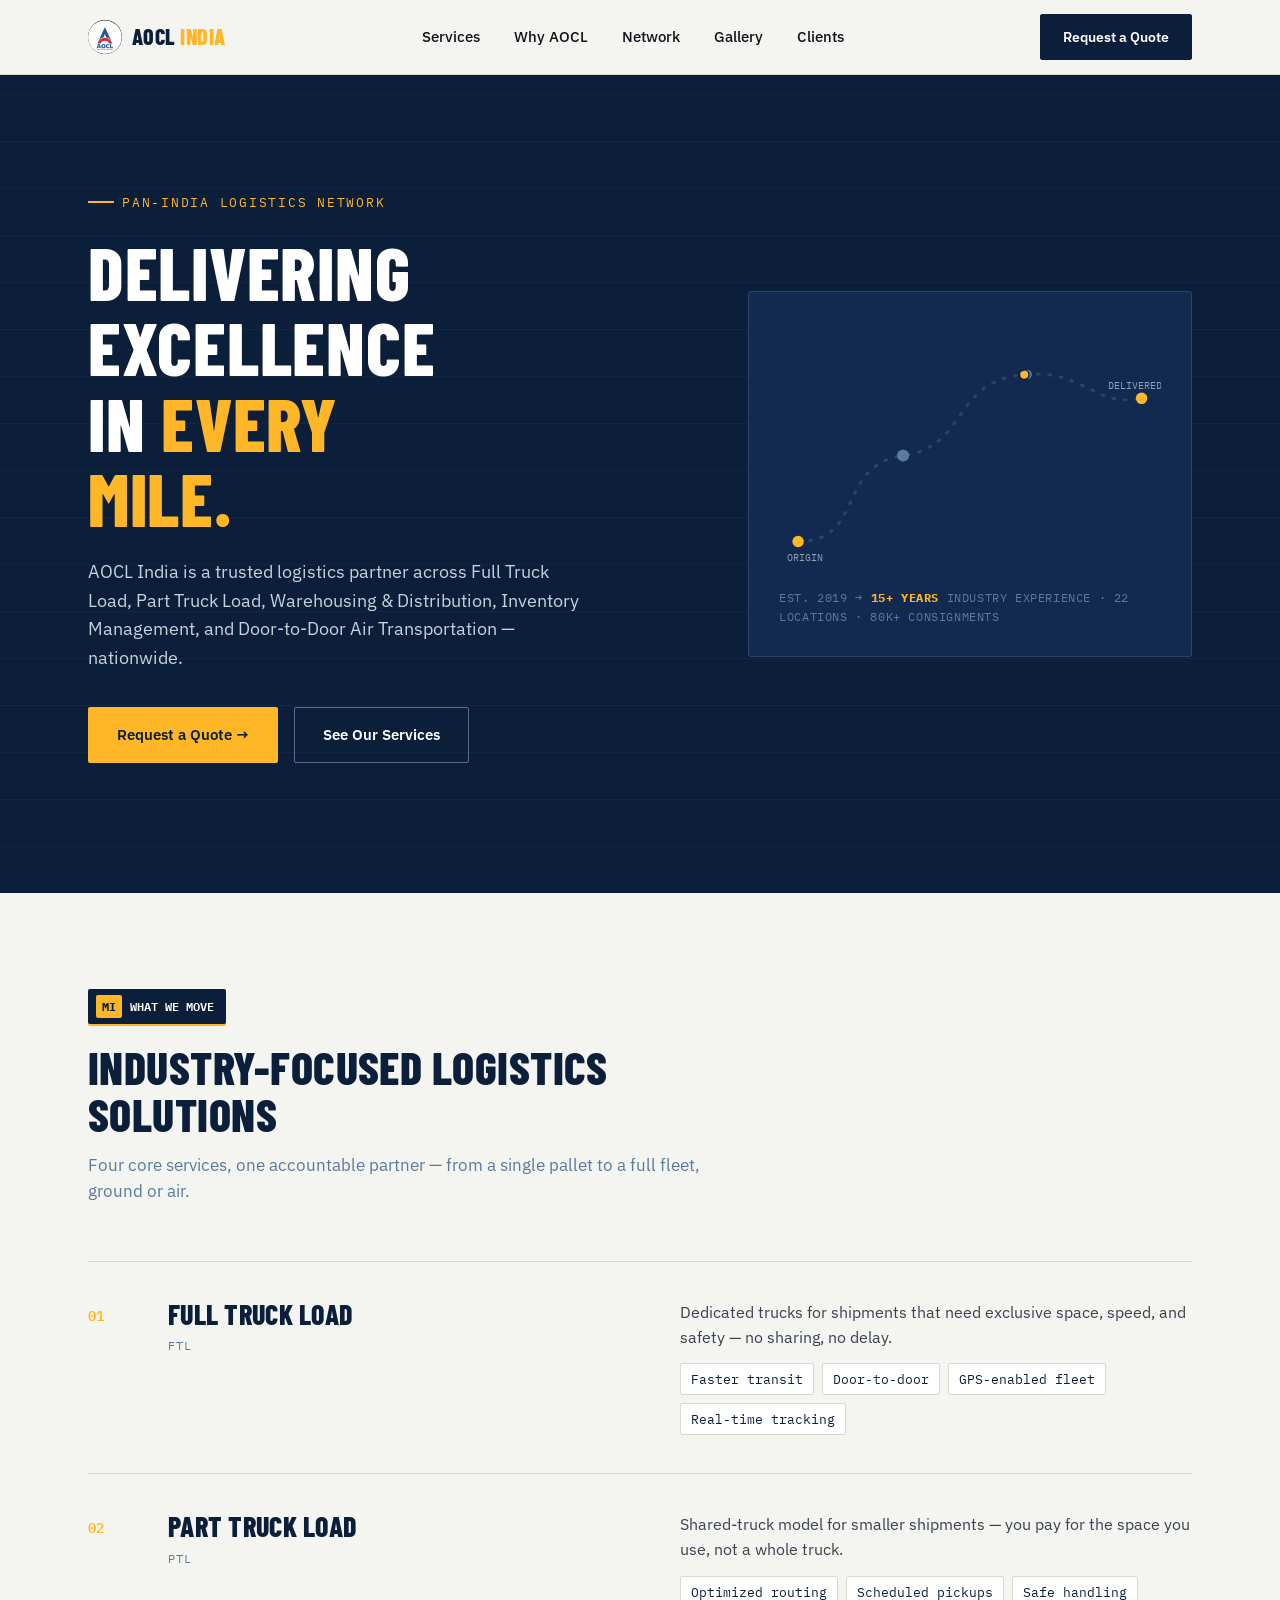
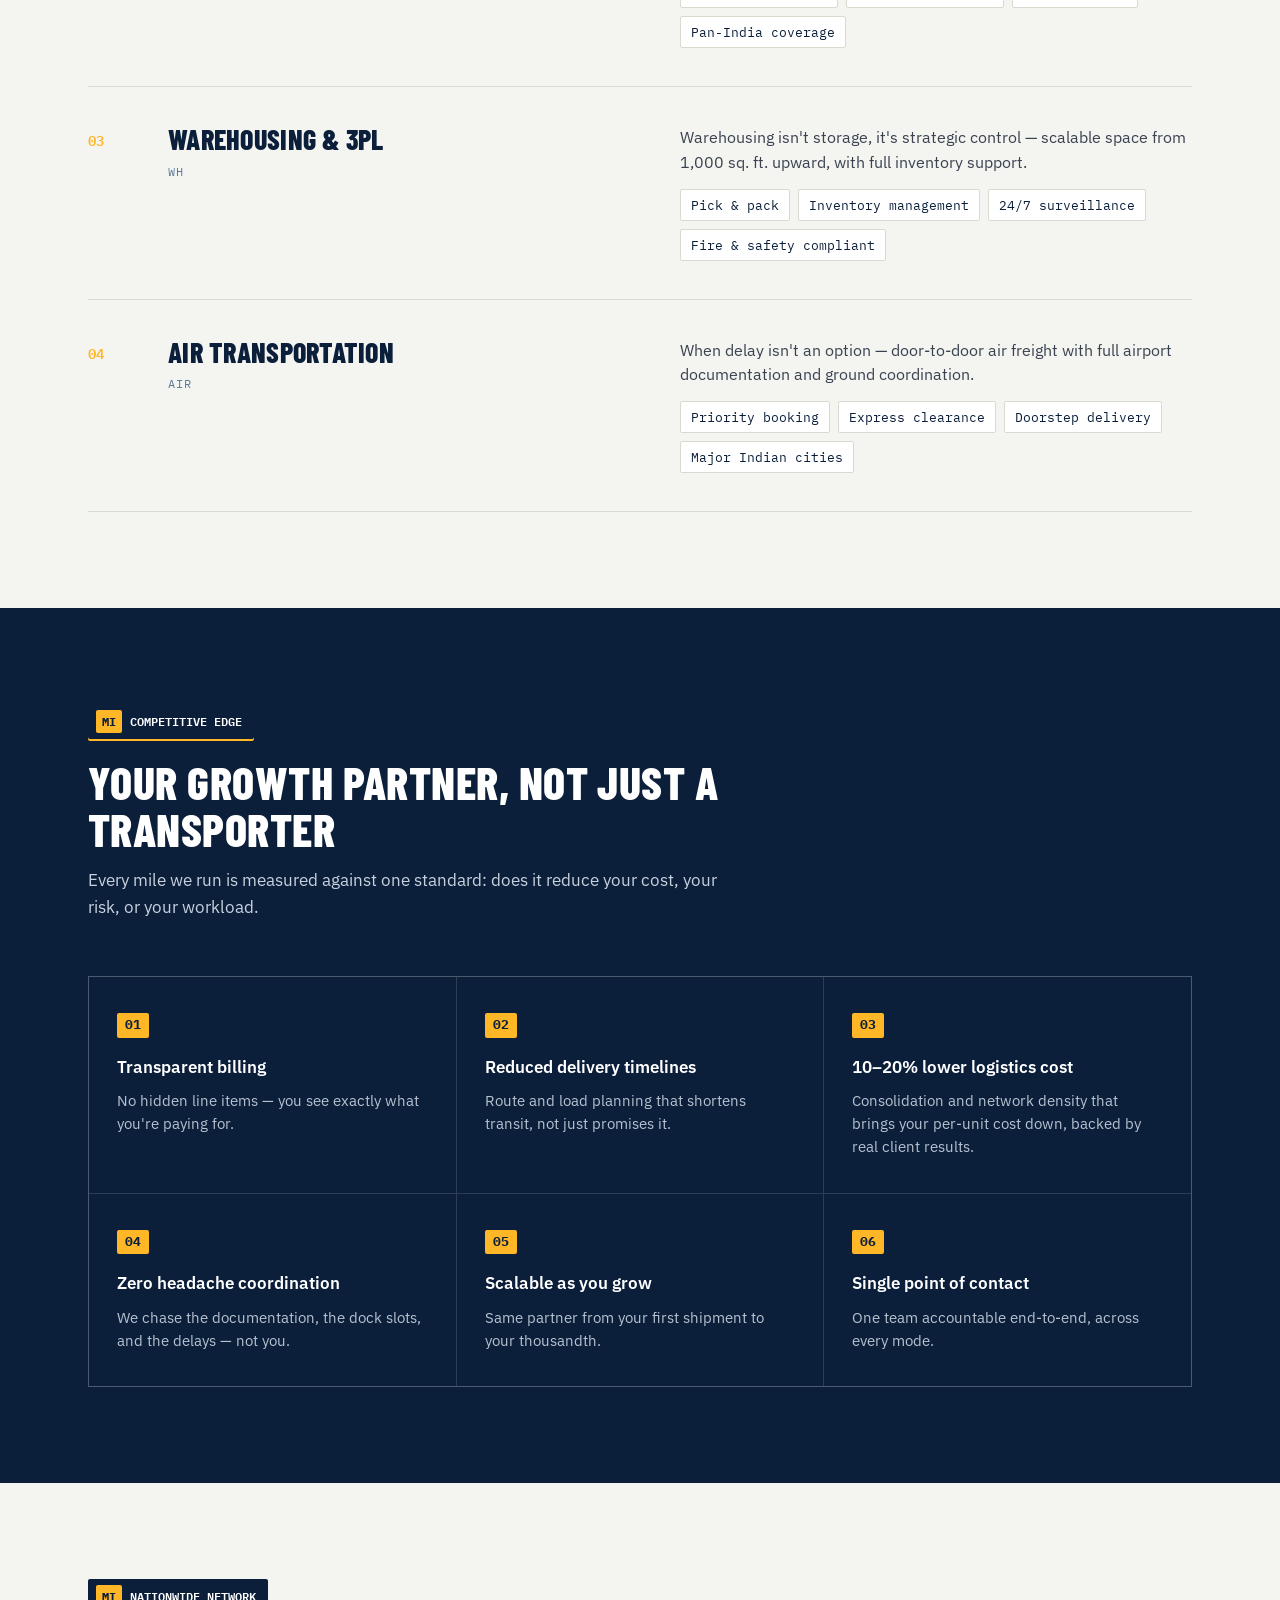
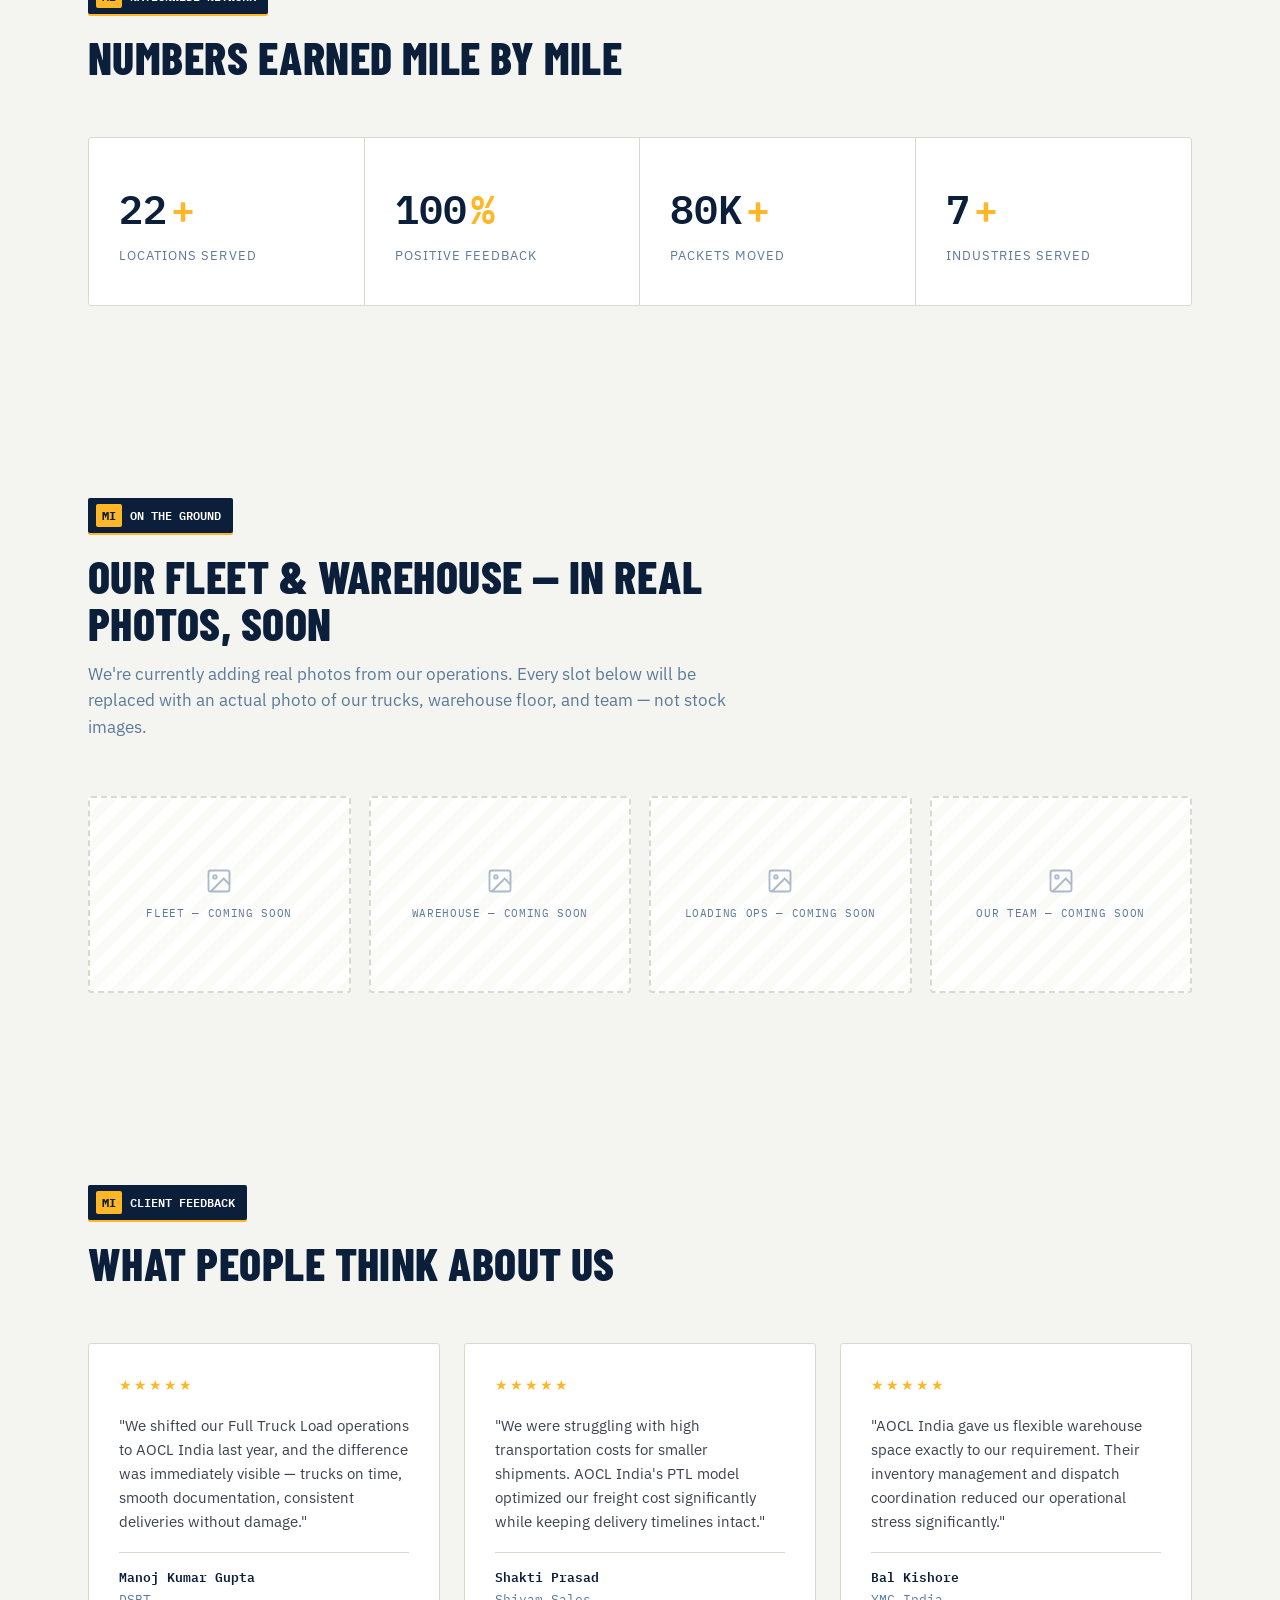
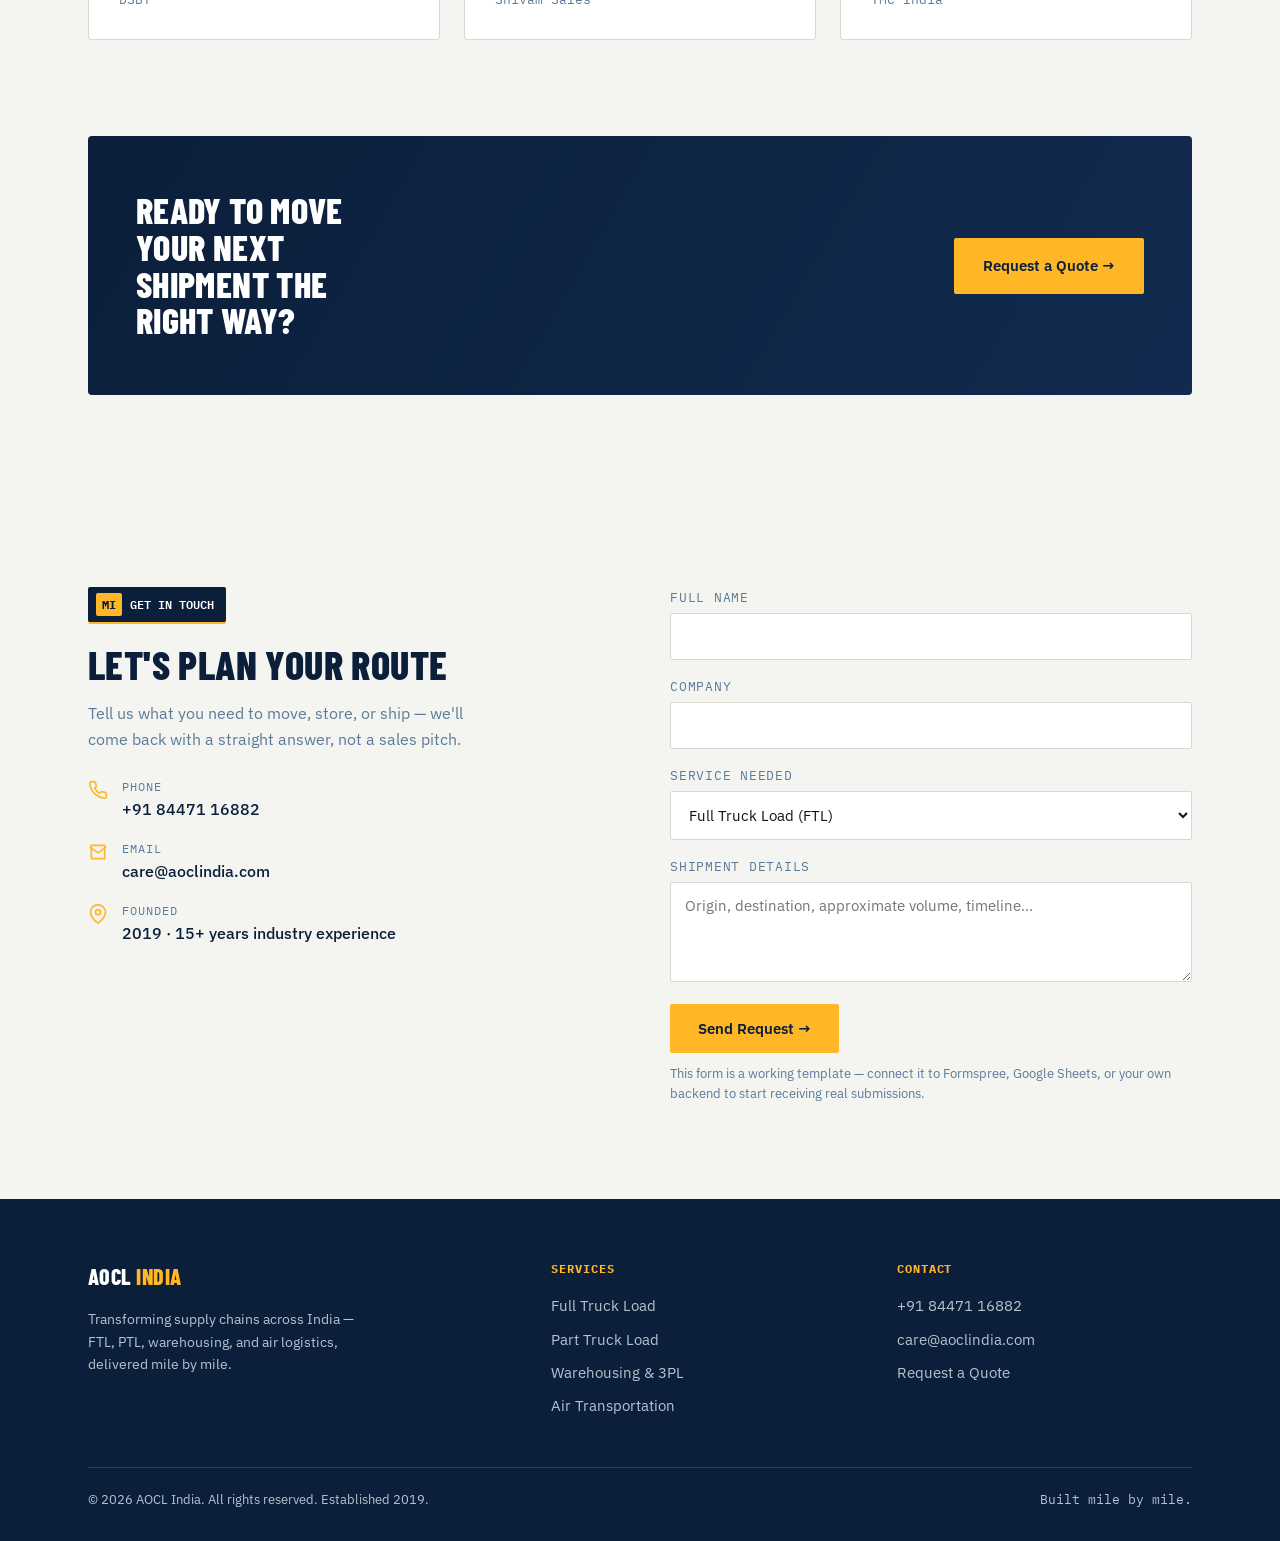
<file: index (1).html>
<!DOCTYPE html>
<html lang="en">
<head>
<meta charset="UTF-8">
<meta name="viewport" content="width=device-width, initial-scale=1.0">
<title>AOCL India – Transforming Supply Chain</title>
<meta name="description" content="AOCL India — Full Truck Load, Part Truck Load, Warehousing & Distribution, and Door-to-Door Air Transportation across India.">
<link rel="preconnect" href="https://fonts.googleapis.com">
<link href="https://fonts.googleapis.com/css2?family=Barlow+Condensed:wght@600;700;800&family=IBM+Plex+Sans:wght@400;500;600&family=IBM+Plex+Mono:wght@500;600&display=swap" rel="stylesheet">
<style>
  :root{
    --navy:#0B1F3A;
    --navy-mid:#122a4f;
    --paper:#F4F5F1;
    --amber:#FFB627;
    --steel:#5C7A99;
    --ink:#10141A;
    --line:#D9DACF;
    --radius:2px;
  }
  *{box-sizing:border-box; margin:0; padding:0;}
  html{scroll-behavior:smooth;}
  body{
    background:var(--paper);
    color:var(--ink);
    font-family:'IBM Plex Sans', sans-serif;
    line-height:1.6;
    overflow-x:hidden;
  }
  h1,h2,h3,.display{
    font-family:'Barlow Condensed', sans-serif;
    font-weight:800;
    text-transform:uppercase;
    letter-spacing:0.01em;
    line-height:1.02;
    color:var(--navy);
  }
  .mono{font-family:'IBM Plex Mono', monospace;}
  a{color:inherit; text-decoration:none;}
  img,svg{display:block; max-width:100%;}
  .wrap{max-width:1160px; margin:0 auto; padding:0 28px;}

  /* ===== NAV ===== */
  header{
    position:sticky; top:0; z-index:50;
    background:rgba(244,245,241,0.92);
    backdrop-filter:blur(6px);
    border-bottom:1px solid var(--line);
  }
  .nav{display:flex; align-items:center; justify-content:space-between; height:74px;}
  .logo{display:flex; align-items:center; gap:10px;}
  .logo-mark{width:34px; height:34px; flex-shrink:0;}
  .logo-text{font-family:'Barlow Condensed'; font-weight:800; font-size:22px; letter-spacing:0.02em; color:var(--navy);}
  .logo-text span{color:var(--amber); -webkit-text-stroke:0; }
  nav.links{display:flex; gap:34px; font-size:15px; font-weight:500;}
  nav.links a{position:relative; padding:6px 0;}
  nav.links a::after{content:''; position:absolute; left:0; bottom:0; width:0; height:2px; background:var(--amber); transition:width .25s ease;}
  nav.links a:hover::after{width:100%;}
  .nav-cta{
    background:var(--navy); color:#fff; padding:11px 22px; font-size:14px; font-weight:600;
    border-radius:var(--radius); border:1px solid var(--navy);
    transition:background .2s ease;
  }
  .nav-cta:hover{background:var(--navy-mid);}
  .burger{display:none;}

  /* ===== ROUTE LINE (signature element) ===== */
  .route{
    position:absolute; left:50%; top:0; bottom:0; width:2px;
    transform:translateX(-50%);
    z-index:0; pointer-events:none;
  }
  .route-track{
    position:sticky; top:0; height:100vh; width:2px;
  }
  #routeSvg{position:fixed; left:50%; top:0; width:2px; height:100vh; transform:translateX(-50%); z-index:1; pointer-events:none;}

  .mile-marker{
    position:relative; z-index:2;
    display:inline-flex; align-items:center; gap:8px;
    background:var(--navy); color:#fff;
    font-family:'IBM Plex Mono'; font-weight:600; font-size:12px;
    padding:6px 12px 6px 8px; border-radius:2px;
    box-shadow:0 2px 0 var(--amber);
  }
  .mile-marker .mk-num{background:var(--amber); color:var(--navy); font-weight:700; padding:2px 6px; border-radius:2px;}

  /* ===== HERO ===== */
  .hero{
    position:relative;
    background:var(--navy);
    color:#fff;
    padding:110px 0 130px;
    overflow:hidden;
  }
  .hero::before{
    content:'';
    position:absolute; inset:0;
    background-image:
      repeating-linear-gradient(0deg, transparent, transparent 46px, rgba(255,255,255,0.035) 46px, rgba(255,255,255,0.035) 47px);
    pointer-events:none;
  }
  .hero-grid{display:grid; grid-template-columns:1.15fr 0.85fr; gap:60px; align-items:center; position:relative;}
  .eyebrow{
    display:inline-flex; align-items:center; gap:8px;
    font-family:'IBM Plex Mono'; font-size:12.5px; letter-spacing:0.14em; text-transform:uppercase;
    color:var(--amber); margin-bottom:22px;
  }
  .eyebrow::before{content:''; width:26px; height:2px; background:var(--amber); display:inline-block;}
  .hero h1{
    font-size:clamp(42px,6vw,74px); color:#fff; margin-bottom:22px; max-width:12ch;
  }
  .hero h1 em{font-style:normal; color:var(--amber);}
  .hero p{font-size:18px; color:#C8D2DE; max-width:46ch; margin-bottom:34px;}
  .btn-row{display:flex; gap:16px; flex-wrap:wrap;}
  .btn{
    display:inline-flex; align-items:center; gap:10px;
    padding:15px 28px; font-weight:600; font-size:15px; border-radius:2px;
    border:1px solid transparent; cursor:pointer; transition:all .2s ease;
  }
  .btn-primary{background:var(--amber); color:var(--navy);}
  .btn-primary:hover{background:#ffc656; transform:translateY(-2px);}
  .btn-ghost{border-color:rgba(255,255,255,0.35); color:#fff;}
  .btn-ghost:hover{border-color:#fff; background:rgba(255,255,255,0.06);}

  .hero-panel{
    background:var(--navy-mid); border:1px solid rgba(255,255,255,0.12);
    border-radius:3px; padding:30px; position:relative;
  }
  .route-map{width:100%; height:auto;}
  .hero-panel-cap{margin-top:18px; font-family:'IBM Plex Mono'; font-size:12px; color:var(--steel); letter-spacing:.05em;}
  .hero-panel-cap b{color:var(--amber);}

  /* ===== SECTION shared ===== */
  section{position:relative; padding:96px 0; z-index:2;}
  .section-head{max-width:640px; margin-bottom:56px;}
  .section-head .mile-marker{margin-bottom:20px;}
  .section-head h2{font-size:clamp(30px,4vw,46px); margin-bottom:14px;}
  .section-head p{color:var(--steel); font-size:16.5px;}

  /* ===== SERVICES ===== */
  .services{background:var(--paper);}
  .service-row{
    display:grid; grid-template-columns:80px 1fr 1fr; gap:0;
    border-top:1px solid var(--line);
    padding:38px 0;
    align-items:start;
  }
  .service-row:last-child{border-bottom:1px solid var(--line);}
  .service-num{font-family:'IBM Plex Mono'; font-size:14px; color:var(--amber); font-weight:600; padding-top:4px;}
  .service-title h3{font-size:28px; margin-bottom:8px;}
  .service-title .tag{font-family:'IBM Plex Mono'; font-size:12px; color:var(--steel); text-transform:uppercase; letter-spacing:.08em;}
  .service-body p{color:#3a4250; font-size:15.5px; margin-bottom:14px;}
  .chip-row{display:flex; flex-wrap:wrap; gap:8px;}
  .chip{
    font-size:12.5px; font-family:'IBM Plex Mono'; padding:5px 10px;
    background:#fff; border:1px solid var(--line); border-radius:2px; color:var(--navy);
  }

  /* ===== WHY / EDGE ===== */
  .edge{background:var(--navy); color:#fff;}
  .edge .section-head h2, .edge .section-head p{color:#fff;}
  .edge .section-head p{color:#C8D2DE;}
  .edge-grid{display:grid; grid-template-columns:repeat(3,1fr); gap:1px; background:rgba(255,255,255,0.14); border:1px solid rgba(255,255,255,0.14);}
  .edge-item{background:var(--navy); padding:34px 28px;}
  .edge-item .mk-num{
    display:inline-block; font-family:'IBM Plex Mono'; font-weight:700; color:var(--navy);
    background:var(--amber); padding:2px 8px; border-radius:2px; font-size:13px; margin-bottom:16px;
  }
  .edge-item h4{font-family:'IBM Plex Sans'; font-weight:600; font-size:17px; margin-bottom:8px; text-transform:none; color:#fff;}
  .edge-item p{color:#B7C2D0; font-size:14.5px;}

  /* ===== STATS ===== */
  .stats{background:var(--paper);}
  .stat-strip{
    display:grid; grid-template-columns:repeat(4,1fr);
    border:1px solid var(--line); border-radius:3px; overflow:hidden; background:#fff;
  }
  .stat{padding:38px 30px; border-right:1px solid var(--line); text-align:left;}
  .stat:last-child{border-right:none;}
  .stat .num{font-family:'IBM Plex Mono'; font-weight:600; font-size:40px; color:var(--navy); display:flex; align-items:baseline; gap:4px;}
  .stat .num .amber{color:var(--amber);}
  .stat .lbl{margin-top:6px; font-size:13px; text-transform:uppercase; letter-spacing:.08em; color:var(--steel);}

  /* ===== GALLERY ===== */
  .gallery-grid{display:grid; grid-template-columns:repeat(4,1fr); gap:18px;}
  .gallery-slot{
    aspect-ratio:4/3; border:2px dashed var(--line); border-radius:3px;
    display:flex; flex-direction:column; align-items:center; justify-content:center; gap:10px;
    background:repeating-linear-gradient(135deg, #fff, #fff 10px, #FAFAF7 10px, #FAFAF7 20px);
    color:var(--steel); text-align:center; padding:16px;
  }
  .gallery-slot svg{width:28px; height:28px; opacity:0.5;}
  .gallery-slot .g-lbl{font-family:'IBM Plex Mono'; font-size:11px; text-transform:uppercase; letter-spacing:.06em;}
  @media (max-width:900px){.gallery-grid{grid-template-columns:repeat(2,1fr);}}

  /* ===== TESTIMONIALS ===== */
  .testi-grid{display:grid; grid-template-columns:repeat(3,1fr); gap:24px;}
  .testi-card{
    background:#fff; border:1px solid var(--line); border-radius:3px; padding:30px;
    display:flex; flex-direction:column; gap:18px;
  }
  .stars{color:var(--amber); font-size:14px; letter-spacing:2px;}
  .testi-card p{font-size:15px; color:#3a4250; flex-grow:1;}
  .testi-name{font-family:'IBM Plex Mono'; font-size:12.5px; color:var(--navy); font-weight:600; border-top:1px solid var(--line); padding-top:14px;}
  .testi-name span{display:block; color:var(--steel); font-weight:400; margin-top:2px;}

  /* ===== CTA STRIP ===== */
  .cta-strip{
    background:linear-gradient(120deg, var(--navy), var(--navy-mid));
    color:#fff; border-radius:4px; padding:56px 48px;
    display:flex; align-items:center; justify-content:space-between; gap:40px; flex-wrap:wrap;
  }
  .cta-strip h3{color:#fff; font-size:clamp(26px,3.4vw,36px); max-width:16ch;}
  .cta-strip .btn-primary{white-space:nowrap;}

  /* ===== CONTACT ===== */
  .contact-grid{display:grid; grid-template-columns:1fr 1fr; gap:60px;}
  .contact-info .mile-marker{margin-bottom:22px;}
  .contact-info h2{font-size:clamp(28px,4vw,40px); margin-bottom:16px;}
  .contact-info p{color:var(--steel); margin-bottom:26px; max-width:40ch;}
  .contact-detail{display:flex; gap:14px; align-items:flex-start; margin-bottom:18px;}
  .contact-detail .ic{width:20px; height:20px; flex-shrink:0; margin-top:2px; color:var(--amber);}
  .contact-detail .lbl{font-family:'IBM Plex Mono'; font-size:11.5px; text-transform:uppercase; letter-spacing:.08em; color:var(--steel);}
  .contact-detail .val{font-weight:500; color:var(--navy);}

  form{display:flex; flex-direction:column; gap:16px;}
  .field{display:flex; flex-direction:column; gap:6px;}
  .field label{font-size:12.5px; font-family:'IBM Plex Mono'; text-transform:uppercase; letter-spacing:.06em; color:var(--steel);}
  .field input, .field select, .field textarea{
    border:1px solid var(--line); border-radius:2px; padding:13px 14px; font-family:inherit; font-size:15px;
    background:#fff; color:var(--ink);
  }
  .field input:focus, .field select:focus, .field textarea:focus{outline:2px solid var(--amber); outline-offset:1px; border-color:var(--amber);}
  .field textarea{resize:vertical; min-height:100px;}
  form .btn-primary{align-self:flex-start; border:none; font-family:inherit; margin-top:6px;}
  .form-note{font-size:12.5px; color:var(--steel); margin-top:-6px;}

  /* ===== FOOTER ===== */
  footer{background:var(--navy); color:#B7C2D0; padding:60px 0 30px;}
  .foot-grid{display:grid; grid-template-columns:1.4fr 1fr 1fr; gap:50px; padding-bottom:40px; border-bottom:1px solid rgba(255,255,255,0.12);}
  .foot-brand .logo-text{color:#fff;}
  .foot-brand p{margin-top:14px; font-size:14px; max-width:34ch;}
  .foot-col h5{font-family:'IBM Plex Mono'; font-size:12px; letter-spacing:.08em; text-transform:uppercase; color:var(--amber); margin-bottom:16px;}
  .foot-col a{display:block; font-size:14.5px; margin-bottom:10px; color:#B7C2D0;}
  .foot-col a:hover{color:#fff;}
  .foot-bottom{display:flex; justify-content:space-between; align-items:center; padding-top:22px; font-size:13px; flex-wrap:wrap; gap:10px;}

  /* Reduced motion */
  @media (prefers-reduced-motion: reduce){
    html{scroll-behavior:auto;}
    .truck-dot{animation:none !important;}
  }

  @media (max-width:900px){
    .hero-grid{grid-template-columns:1fr;}
    .hero-panel{order:-1;}
    .edge-grid{grid-template-columns:1fr;}
    .stat-strip{grid-template-columns:repeat(2,1fr);}
    .stat:nth-child(2){border-right:none;}
    .testi-grid{grid-template-columns:1fr;}
    .contact-grid{grid-template-columns:1fr;}
    .foot-grid{grid-template-columns:1fr; gap:30px;}
    nav.links{display:none;}
    .service-row{grid-template-columns:50px 1fr; row-gap:14px;}
    .service-body{grid-column:2/3;}
  }
</style>
</head>
<body>

<header>
  <div class="wrap nav">
    <div class="logo">
      <img src="[data-uri]" alt="AOCL India logo" class="logo-mark" style="border-radius:50%;">
      <div class="logo-text">AOCL <span>INDIA</span></div>
    </div>
    <nav class="links">
      <a href="#services">Services</a>
      <a href="#edge">Why AOCL</a>
      <a href="#network">Network</a>
      <a href="#gallery">Gallery</a>
      <a href="#testimonials">Clients</a>
    </nav>
    <a href="#contact" class="nav-cta">Request a Quote</a>
  </div>
</header>

<main>
  <!-- HERO -->
  <section class="hero" style="padding-top:110px;">
    <div class="wrap hero-grid">
      <div>
        <div class="eyebrow">Pan-India Logistics Network</div>
        <h1>Delivering excellence in <em>every mile.</em></h1>
        <p>AOCL India is a trusted logistics partner across Full Truck Load, Part Truck Load, Warehousing &amp; Distribution, Inventory Management, and Door-to-Door Air Transportation — nationwide.</p>
        <div class="btn-row">
          <a href="#contact" class="btn btn-primary">Request a Quote →</a>
          <a href="#services" class="btn btn-ghost">See Our Services</a>
        </div>
      </div>
      <div class="hero-panel">
        <svg class="route-map" viewBox="0 0 400 260" fill="none">
          <path id="routePath" d="M20 230 C 90 230, 60 150, 130 140 C 200 130, 180 60, 260 55 C 320 50, 330 90, 380 80" stroke="#2b4568" stroke-width="3" stroke-dasharray="2 10" stroke-linecap="round"/>
          <circle cx="20" cy="230" r="6" fill="#FFB627"/>
          <circle cx="130" cy="140" r="5" fill="#5C7A99"><animate attributeName="r" values="5;7;5" dur="2.4s" repeatCount="indefinite"/></circle>
          <circle cx="260" cy="55" r="5" fill="#5C7A99"><animate attributeName="r" values="5;7;5" dur="2.4s" begin="0.8s" repeatCount="indefinite"/></circle>
          <circle cx="380" cy="80" r="6" fill="#FFB627"/>
          <text x="8" y="250" fill="#8fa0b8" font-family="IBM Plex Mono" font-size="11">ORIGIN</text>
          <text x="345" y="70" fill="#8fa0b8" font-family="IBM Plex Mono" font-size="11">DELIVERED</text>
          <g>
            <circle r="5" fill="#FFB627" stroke="#0B1F3A" stroke-width="1.5">
              <animateMotion dur="4.5s" repeatCount="indefinite" rotate="auto">
                <mpath href="#routePath"/>
              </animateMotion>
            </circle>
          </g>
        </svg>
        <div class="hero-panel-cap">EST. 2019 → <b>15+ YEARS</b> INDUSTRY EXPERIENCE · 22 LOCATIONS · 80K+ CONSIGNMENTS</div>
      </div>
    </div>
  </section>

  <!-- SERVICES -->
  <section id="services" class="services">
    <div class="wrap">
      <div class="section-head">
        <div class="mile-marker"><span class="mk-num">MI</span> WHAT WE MOVE</div>
        <h2>Industry-focused logistics solutions</h2>
        <p>Four core services, one accountable partner — from a single pallet to a full fleet, ground or air.</p>
      </div>

      <div class="service-row">
        <div class="service-num">01</div>
        <div class="service-title">
          <h3>Full Truck Load</h3>
          <div class="tag">FTL</div>
        </div>
        <div class="service-body">
          <p>Dedicated trucks for shipments that need exclusive space, speed, and safety — no sharing, no delay.</p>
          <div class="chip-row">
            <span class="chip">Faster transit</span>
            <span class="chip">Door-to-door</span>
            <span class="chip">GPS-enabled fleet</span>
            <span class="chip">Real-time tracking</span>
          </div>
        </div>
      </div>

      <div class="service-row">
        <div class="service-num">02</div>
        <div class="service-title">
          <h3>Part Truck Load</h3>
          <div class="tag">PTL</div>
        </div>
        <div class="service-body">
          <p>Shared-truck model for smaller shipments — you pay for the space you use, not a whole truck.</p>
          <div class="chip-row">
            <span class="chip">Optimized routing</span>
            <span class="chip">Scheduled pickups</span>
            <span class="chip">Safe handling</span>
            <span class="chip">Pan-India coverage</span>
          </div>
        </div>
      </div>

      <div class="service-row">
        <div class="service-num">03</div>
        <div class="service-title">
          <h3>Warehousing &amp; 3PL</h3>
          <div class="tag">WH</div>
        </div>
        <div class="service-body">
          <p>Warehousing isn't storage, it's strategic control — scalable space from 1,000 sq. ft. upward, with full inventory support.</p>
          <div class="chip-row">
            <span class="chip">Pick &amp; pack</span>
            <span class="chip">Inventory management</span>
            <span class="chip">24/7 surveillance</span>
            <span class="chip">Fire &amp; safety compliant</span>
          </div>
        </div>
      </div>

      <div class="service-row">
        <div class="service-num">04</div>
        <div class="service-title">
          <h3>Air Transportation</h3>
          <div class="tag">AIR</div>
        </div>
        <div class="service-body">
          <p>When delay isn't an option — door-to-door air freight with full airport documentation and ground coordination.</p>
          <div class="chip-row">
            <span class="chip">Priority booking</span>
            <span class="chip">Express clearance</span>
            <span class="chip">Doorstep delivery</span>
            <span class="chip">Major Indian cities</span>
          </div>
        </div>
      </div>
    </div>
  </section>

  <!-- EDGE -->
  <section id="edge" class="edge">
    <div class="wrap">
      <div class="section-head">
        <div class="mile-marker"><span class="mk-num">MI</span> COMPETITIVE EDGE</div>
        <h2>Your growth partner, not just a transporter</h2>
        <p>Every mile we run is measured against one standard: does it reduce your cost, your risk, or your workload.</p>
      </div>
      <div class="edge-grid">
        <div class="edge-item"><span class="mk-num">01</span><h4>Transparent billing</h4><p>No hidden line items — you see exactly what you're paying for.</p></div>
        <div class="edge-item"><span class="mk-num">02</span><h4>Reduced delivery timelines</h4><p>Route and load planning that shortens transit, not just promises it.</p></div>
        <div class="edge-item"><span class="mk-num">03</span><h4>10–20% lower logistics cost</h4><p>Consolidation and network density that brings your per-unit cost down, backed by real client results.</p></div>
        <div class="edge-item"><span class="mk-num">04</span><h4>Zero headache coordination</h4><p>We chase the documentation, the dock slots, and the delays — not you.</p></div>
        <div class="edge-item"><span class="mk-num">05</span><h4>Scalable as you grow</h4><p>Same partner from your first shipment to your thousandth.</p></div>
        <div class="edge-item"><span class="mk-num">06</span><h4>Single point of contact</h4><p>One team accountable end-to-end, across every mode.</p></div>
      </div>
    </div>
  </section>

  <!-- STATS / NETWORK -->
  <section id="network" class="stats">
    <div class="wrap">
      <div class="section-head">
        <div class="mile-marker"><span class="mk-num">MI</span> NATIONWIDE NETWORK</div>
        <h2>Numbers earned mile by mile</h2>
      </div>
      <div class="stat-strip">
        <div class="stat"><div class="num">22<span class="amber">+</span></div><div class="lbl">Locations served</div></div>
        <div class="stat"><div class="num">100<span class="amber">%</span></div><div class="lbl">Positive feedback</div></div>
        <div class="stat"><div class="num">80K<span class="amber">+</span></div><div class="lbl">Packets moved</div></div>
        <div class="stat"><div class="num">7<span class="amber">+</span></div><div class="lbl">Industries served</div></div>
      </div>
    </div>
  </section>

  <!-- GALLERY -->
  <section id="gallery">
    <div class="wrap">
      <div class="section-head">
        <div class="mile-marker"><span class="mk-num">MI</span> ON THE GROUND</div>
        <h2>Our fleet &amp; warehouse — in real photos, soon</h2>
        <p>We're currently adding real photos from our operations. Every slot below will be replaced with an actual photo of our trucks, warehouse floor, and team — not stock images.</p>
      </div>
      <div class="gallery-grid">
        <div class="gallery-slot">
          <svg viewBox="0 0 24 24" fill="none" stroke="currentColor" stroke-width="1.6"><rect x="3" y="3" width="18" height="18" rx="2"/><circle cx="8.5" cy="8.5" r="1.5"/><path d="M21 15l-5-5L5 21"/></svg>
          <div class="g-lbl">Fleet — Coming Soon</div>
        </div>
        <div class="gallery-slot">
          <svg viewBox="0 0 24 24" fill="none" stroke="currentColor" stroke-width="1.6"><rect x="3" y="3" width="18" height="18" rx="2"/><circle cx="8.5" cy="8.5" r="1.5"/><path d="M21 15l-5-5L5 21"/></svg>
          <div class="g-lbl">Warehouse — Coming Soon</div>
        </div>
        <div class="gallery-slot">
          <svg viewBox="0 0 24 24" fill="none" stroke="currentColor" stroke-width="1.6"><rect x="3" y="3" width="18" height="18" rx="2"/><circle cx="8.5" cy="8.5" r="1.5"/><path d="M21 15l-5-5L5 21"/></svg>
          <div class="g-lbl">Loading Ops — Coming Soon</div>
        </div>
        <div class="gallery-slot">
          <svg viewBox="0 0 24 24" fill="none" stroke="currentColor" stroke-width="1.6"><rect x="3" y="3" width="18" height="18" rx="2"/><circle cx="8.5" cy="8.5" r="1.5"/><path d="M21 15l-5-5L5 21"/></svg>
          <div class="g-lbl">Our Team — Coming Soon</div>
        </div>
      </div>
    </div>
  </section>

  <!-- TESTIMONIALS -->
  <section id="testimonials">
    <div class="wrap">
      <div class="section-head">
        <div class="mile-marker"><span class="mk-num">MI</span> CLIENT FEEDBACK</div>
        <h2>What people think about us</h2>
      </div>
      <div class="testi-grid">
        <div class="testi-card">
          <div class="stars">★★★★★</div>
          <p>"We shifted our Full Truck Load operations to AOCL India last year, and the difference was immediately visible — trucks on time, smooth documentation, consistent deliveries without damage."</p>
          <div class="testi-name">Manoj Kumar Gupta <span>DSBT</span></div>
        </div>
        <div class="testi-card">
          <div class="stars">★★★★★</div>
          <p>"We were struggling with high transportation costs for smaller shipments. AOCL India's PTL model optimized our freight cost significantly while keeping delivery timelines intact."</p>
          <div class="testi-name">Shakti Prasad <span>Shivam Sales</span></div>
        </div>
        <div class="testi-card">
          <div class="stars">★★★★★</div>
          <p>"AOCL India gave us flexible warehouse space exactly to our requirement. Their inventory management and dispatch coordination reduced our operational stress significantly."</p>
          <div class="testi-name">Bal Kishore <span>YMC India</span></div>
        </div>
      </div>
    </div>
  </section>

  <!-- CTA STRIP -->
  <section style="padding-top:0;">
    <div class="wrap">
      <div class="cta-strip">
        <h3>Ready to move your next shipment the right way?</h3>
        <a href="#contact" class="btn btn-primary">Request a Quote →</a>
      </div>
    </div>
  </section>

  <!-- CONTACT -->
  <section id="contact">
    <div class="wrap contact-grid">
      <div class="contact-info">
        <div class="mile-marker"><span class="mk-num">MI</span> GET IN TOUCH</div>
        <h2>Let's plan your route</h2>
        <p>Tell us what you need to move, store, or ship — we'll come back with a straight answer, not a sales pitch.</p>
        <div class="contact-detail">
          <svg class="ic" viewBox="0 0 24 24" fill="none" stroke="currentColor" stroke-width="2"><path d="M22 16.92v3a2 2 0 0 1-2.18 2 19.79 19.79 0 0 1-8.63-3.07 19.5 19.5 0 0 1-6-6 19.79 19.79 0 0 1-3.07-8.67A2 2 0 0 1 4.11 2h3a2 2 0 0 1 2 1.72c.127.96.361 1.903.7 2.81a2 2 0 0 1-.45 2.11L8.09 9.91a16 16 0 0 0 6 6l1.27-1.27a2 2 0 0 1 2.11-.45c.907.339 1.85.573 2.81.7A2 2 0 0 1 22 16.92z"/></svg>
          <div><div class="lbl">Phone</div><div class="val"><a href="tel:+918447116882">+91 84471 16882</a></div></div>
        </div>
        <div class="contact-detail">
          <svg class="ic" viewBox="0 0 24 24" fill="none" stroke="currentColor" stroke-width="2"><path d="M4 4h16v16H4z"/><path d="M22 6l-10 7L2 6"/></svg>
          <div><div class="lbl">Email</div><div class="val"><a href="mailto:care@aoclindia.com">care@aoclindia.com</a></div></div>
        </div>
        <div class="contact-detail">
          <svg class="ic" viewBox="0 0 24 24" fill="none" stroke="currentColor" stroke-width="2"><path d="M21 10c0 7-9 13-9 13s-9-6-9-13a9 9 0 0 1 18 0z"/><circle cx="12" cy="10" r="3"/></svg>
          <div><div class="lbl">Founded</div><div class="val">2019 · 15+ years industry experience</div></div>
        </div>
      </div>
      <form onsubmit="event.preventDefault(); alert('Wire this form up to a service like Formspree or your backend to receive submissions.');">
        <div class="field"><label for="name">Full name</label><input id="name" type="text" required></div>
        <div class="field"><label for="company">Company</label><input id="company" type="text"></div>
        <div class="field"><label for="service">Service needed</label>
          <select id="service">
            <option>Full Truck Load (FTL)</option>
            <option>Part Truck Load (PTL)</option>
            <option>Warehousing &amp; 3PL</option>
            <option>Air Transportation</option>
          </select>
        </div>
        <div class="field"><label for="msg">Shipment details</label><textarea id="msg" placeholder="Origin, destination, approximate volume, timeline..."></textarea></div>
        <button class="btn btn-primary" type="submit">Send Request →</button>
        <div class="form-note">This form is a working template — connect it to Formspree, Google Sheets, or your own backend to start receiving real submissions.</div>
      </form>
    </div>
  </section>
</main>

<footer>
  <div class="wrap">
    <div class="foot-grid">
      <div class="foot-brand">
        <div class="logo-text">AOCL <span style="color:#FFB627;">INDIA</span></div>
        <p>Transforming supply chains across India — FTL, PTL, warehousing, and air logistics, delivered mile by mile.</p>
      </div>
      <div class="foot-col">
        <h5>Services</h5>
        <a href="#services">Full Truck Load</a>
        <a href="#services">Part Truck Load</a>
        <a href="#services">Warehousing &amp; 3PL</a>
        <a href="#services">Air Transportation</a>
      </div>
      <div class="foot-col">
        <h5>Contact</h5>
        <a href="tel:+918447116882">+91 84471 16882</a>
        <a href="mailto:care@aoclindia.com">care@aoclindia.com</a>
        <a href="#contact">Request a Quote</a>
      </div>
    </div>
    <div class="foot-bottom">
      <div>© 2026 AOCL India. All rights reserved. Established 2019.</div>
      <div class="mono">Built mile by mile.</div>
    </div>
  </div>
</footer>

</body>
</html>
</file>
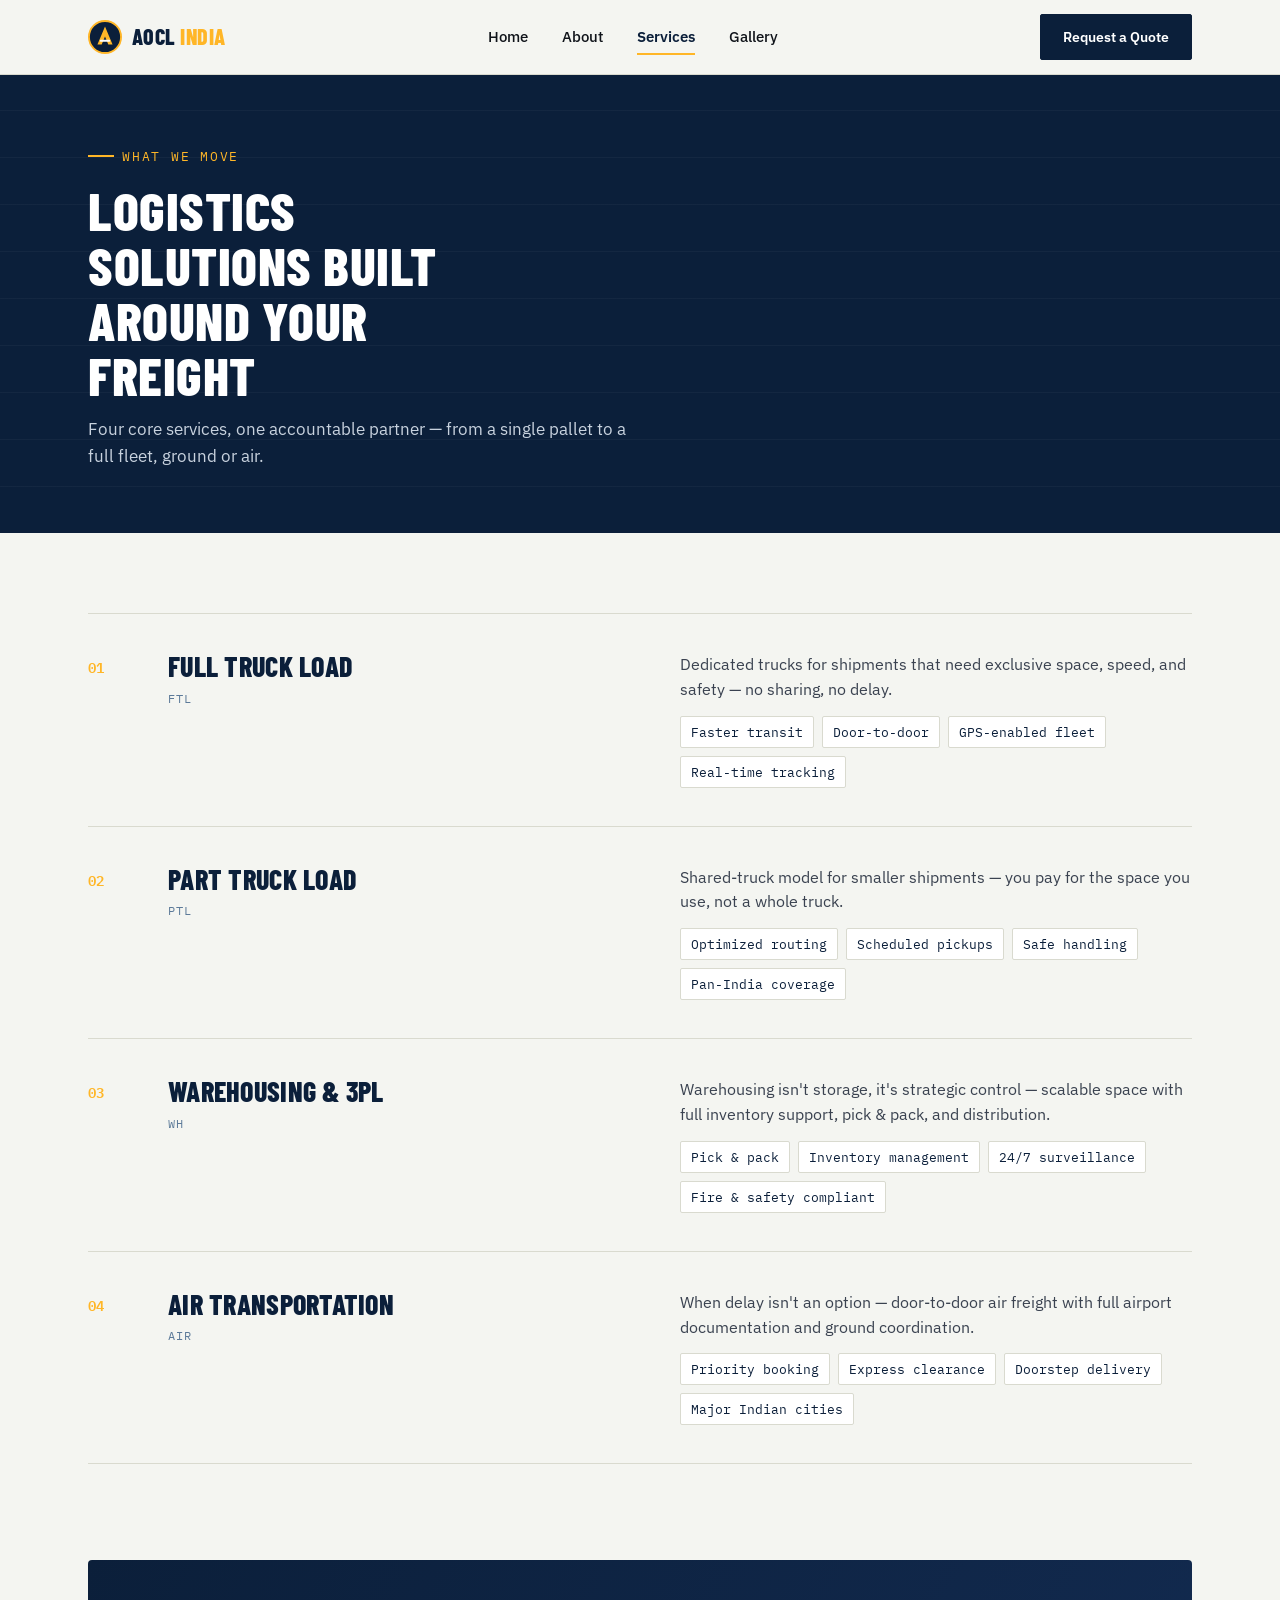
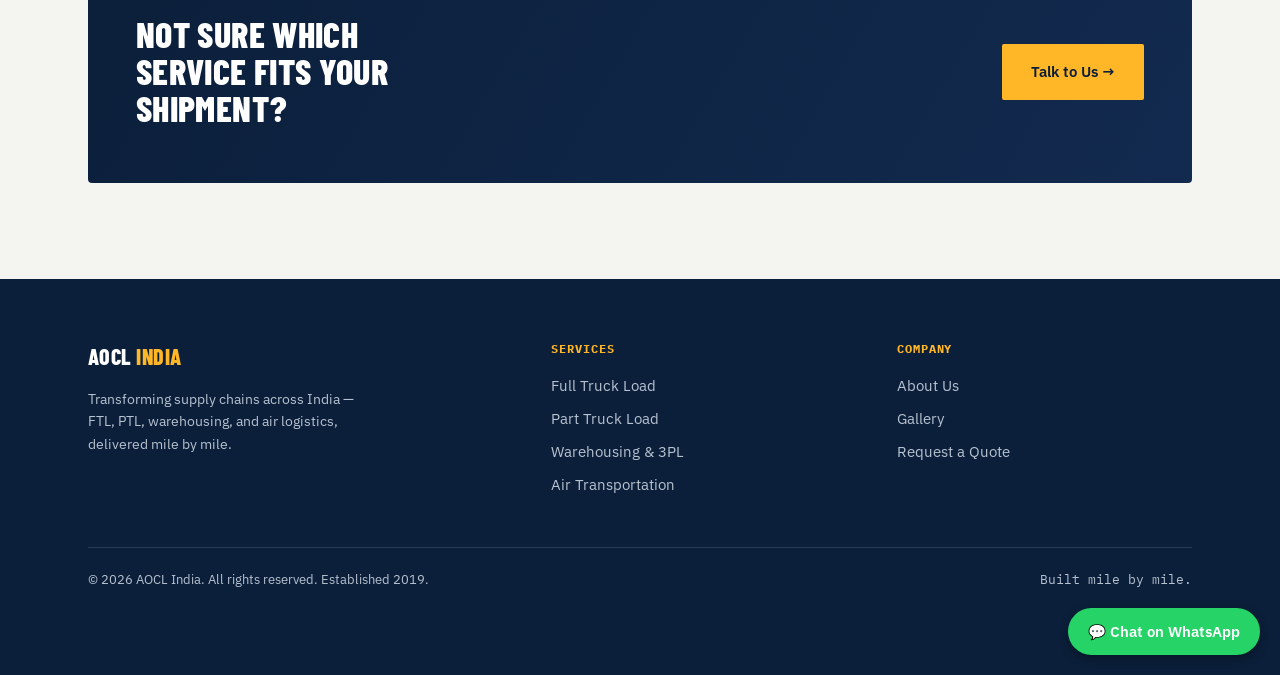
<file: services.html>
<!DOCTYPE html>
<html lang="en">
<head>
<meta charset="UTF-8">
<meta name="viewport" content="width=device-width, initial-scale=1.0">
<title>Services – AOCL India</title>
<meta name="description" content="Full Truck Load, Part Truck Load, Warehousing & 3PL, and Air Transportation services from AOCL India.">
<link rel="preconnect" href="https://fonts.googleapis.com">
<link href="https://fonts.googleapis.com/css2?family=Barlow+Condensed:wght@600;700;800&family=IBM+Plex+Sans:wght@400;500;600&family=IBM+Plex+Mono:wght@500;600&display=swap" rel="stylesheet">
<link rel="stylesheet" href="styles.css">
</head>
<body>

<header>
  <div class="wrap nav">
    <a href="index.html" class="logo">
      <svg class="logo-mark" viewBox="0 0 36 36" fill="none" xmlns="http://www.w3.org/2000/svg">
        <circle cx="18" cy="18" r="17" fill="#0B1F3A" stroke="#FFB627" stroke-width="2"/>
        <path d="M18 7L10 26H14.5L18 17.5L21.5 26H26L18 7Z" fill="#FFB627"/>
        <path d="M13.5 22H22.5" stroke="#fff" stroke-width="2" stroke-linecap="round"/>
      </svg>
      <div class="logo-text">AOCL <span>INDIA</span></div>
    </a>
    <nav class="links">
      <a href="index.html">Home</a>
      <a href="about.html">About</a>
      <a href="services.html" class="active">Services</a>
      <a href="gallery.html">Gallery</a>
    </nav>
    <a href="contact.html" class="nav-cta">Request a Quote</a>
  </div>
</header>

<main>
  <section class="page-hero">
    <div class="wrap">
      <div class="eyebrow">What we move</div>
      <h1>Logistics solutions built around your freight</h1>
      <p>Four core services, one accountable partner — from a single pallet to a full fleet, ground or air.</p>
    </div>
  </section>

  <section class="services">
    <div class="wrap">
      <div class="service-row">
        <div class="service-num">01</div>
        <div class="service-title"><h3>Full Truck Load</h3><div class="tag">FTL</div></div>
        <div class="service-body">
          <p>Dedicated trucks for shipments that need exclusive space, speed, and safety — no sharing, no delay.</p>
          <div class="chip-row">
            <span class="chip">Faster transit</span><span class="chip">Door-to-door</span>
            <span class="chip">GPS-enabled fleet</span><span class="chip">Real-time tracking</span>
          </div>
        </div>
      </div>
      <div class="service-row">
        <div class="service-num">02</div>
        <div class="service-title"><h3>Part Truck Load</h3><div class="tag">PTL</div></div>
        <div class="service-body">
          <p>Shared-truck model for smaller shipments — you pay for the space you use, not a whole truck.</p>
          <div class="chip-row">
            <span class="chip">Optimized routing</span><span class="chip">Scheduled pickups</span>
            <span class="chip">Safe handling</span><span class="chip">Pan-India coverage</span>
          </div>
        </div>
      </div>
      <div class="service-row">
        <div class="service-num">03</div>
        <div class="service-title"><h3>Warehousing &amp; 3PL</h3><div class="tag">WH</div></div>
        <div class="service-body">
          <p>Warehousing isn't storage, it's strategic control — scalable space with full inventory support, pick &amp; pack, and distribution.</p>
          <div class="chip-row">
            <span class="chip">Pick &amp; pack</span><span class="chip">Inventory management</span>
            <span class="chip">24/7 surveillance</span><span class="chip">Fire &amp; safety compliant</span>
          </div>
        </div>
      </div>
      <div class="service-row">
        <div class="service-num">04</div>
        <div class="service-title"><h3>Air Transportation</h3><div class="tag">AIR</div></div>
        <div class="service-body">
          <p>When delay isn't an option — door-to-door air freight with full airport documentation and ground coordination.</p>
          <div class="chip-row">
            <span class="chip">Priority booking</span><span class="chip">Express clearance</span>
            <span class="chip">Doorstep delivery</span><span class="chip">Major Indian cities</span>
          </div>
        </div>
      </div>
    </div>
  </section>

  <section style="padding-top:0;">
    <div class="wrap">
      <div class="cta-strip">
        <h3>Not sure which service fits your shipment?</h3>
        <a href="contact.html" class="btn btn-primary">Talk to Us →</a>
      </div>
    </div>
  </section>
</main>

<footer>
  <div class="wrap">
    <div class="foot-grid">
      <div class="foot-brand">
        <div class="logo-text">AOCL <span style="color:#FFB627;">INDIA</span></div>
        <p>Transforming supply chains across India — FTL, PTL, warehousing, and air logistics, delivered mile by mile.</p>
      </div>
      <div class="foot-col">
        <h5>Services</h5>
        <a href="services.html">Full Truck Load</a>
        <a href="services.html">Part Truck Load</a>
        <a href="services.html">Warehousing &amp; 3PL</a>
        <a href="services.html">Air Transportation</a>
      </div>
      <div class="foot-col">
        <h5>Company</h5>
        <a href="about.html">About Us</a>
        <a href="gallery.html">Gallery</a>
        <a href="contact.html">Request a Quote</a>
      </div>
    </div>
    <div class="foot-bottom">
      <div>© 2026 AOCL India. All rights reserved. Established 2019.</div>
      <div class="mono">Built mile by mile.</div>
    </div>
  </div>
</footer>

<!-- Floating WhatsApp Button -->
<a href="https://wa.me/918447116882?text=Hi%20AOCL%20India,%20I%20would%20like%20to%20enquire%20about%20a%20shipment." 
   target="_blank" 
   style="position:fixed; bottom:20px; right:20px; background-color:#25D366; color:white; padding:12px 20px; border-radius:50px; text-decoration:none; font-family:'IBM Plex Sans', sans-serif; font-weight:600; font-size:14.5px; box-shadow:0 4px 10px rgba(0,0,0,0.3); z-index:1000;">
   💬 Chat on WhatsApp
</a>

</body>
</html>
</file>
<file: styles.css>
:root{
  --navy:#0B1F3A;
  --navy-mid:#122a4f;
  --paper:#F4F5F1;
  --amber:#FFB627;
  --steel:#5C7A99;
  --ink:#10141A;
  --line:#D9DACF;
  --radius:2px;
}
*{box-sizing:border-box; margin:0; padding:0;}
html{scroll-behavior:smooth;}
body{
  background:var(--paper);
  color:var(--ink);
  font-family:'IBM Plex Sans', sans-serif;
  line-height:1.6;
  overflow-x:hidden;
  animation:pageFade .5s ease both;
}
@keyframes pageFade{
  from{opacity:0; transform:translateY(8px);}
  to{opacity:1; transform:translateY(0);}
}
h1,h2,h3,.display{
  font-family:'Barlow Condensed', sans-serif;
  font-weight:800;
  text-transform:uppercase;
  letter-spacing:0.01em;
  line-height:1.02;
  color:var(--navy);
}
.mono{font-family:'IBM Plex Mono', monospace;}
a{color:inherit; text-decoration:none;}
img,svg{display:block; max-width:100%;}
.wrap{max-width:1160px; margin:0 auto; padding:0 28px;}

/* ===== NAV ===== */
header{
  position:sticky; top:0; z-index:50;
  background:rgba(244,245,241,0.92);
  backdrop-filter:blur(6px);
  border-bottom:1px solid var(--line);
}
.nav{display:flex; align-items:center; justify-content:space-between; height:74px;}
.logo{display:flex; align-items:center; gap:10px;}
.logo-mark{width:34px; height:34px; flex-shrink:0;}
.logo-text{font-family:'Barlow Condensed'; font-weight:800; font-size:22px; letter-spacing:0.02em; color:var(--navy);}
.logo-text span{color:var(--amber);}
nav.links{display:flex; gap:34px; font-size:15px; font-weight:500;}
nav.links a{position:relative; padding:6px 0; transition:color .2s ease;}
nav.links a::after{content:''; position:absolute; left:0; bottom:0; width:0; height:2px; background:var(--amber); transition:width .25s ease;}
nav.links a:hover::after, nav.links a.active::after{width:100%;}
nav.links a.active{color:var(--navy); font-weight:600;}
.nav-cta{
  background:var(--navy); color:#fff; padding:11px 22px; font-size:14px; font-weight:600;
  border-radius:var(--radius); border:1px solid var(--navy);
  transition:background .2s ease, transform .2s ease;
}
.nav-cta:hover{background:var(--navy-mid); transform:translateY(-1px);}

/* ===== PAGE HERO (non-home pages) ===== */
.page-hero{
  background:var(--navy); color:#fff; padding:64px 0;
  position:relative; overflow:hidden;
}
.page-hero::before{
  content:'';
  position:absolute; inset:0;
  background-image:repeating-linear-gradient(0deg, transparent, transparent 46px, rgba(255,255,255,0.035) 46px, rgba(255,255,255,0.035) 47px);
}
.page-hero .eyebrow{
  display:inline-flex; align-items:center; gap:8px;
  font-family:'IBM Plex Mono'; font-size:12.5px; letter-spacing:0.14em; text-transform:uppercase;
  color:var(--amber); margin-bottom:16px; position:relative;
}
.page-hero .eyebrow::before{content:''; width:26px; height:2px; background:var(--amber); display:inline-block;}
.page-hero h1{font-size:clamp(34px,5vw,54px); color:#fff; position:relative; max-width:16ch;}
.page-hero p{color:#C8D2DE; font-size:16.5px; max-width:56ch; margin-top:14px; position:relative;}

/* ===== HERO (home only) ===== */
.hero{position:relative; background:var(--navy); color:#fff; padding:110px 0 130px; overflow:hidden;}
.hero::before{
  content:'';
  position:absolute; inset:0;
  background-image:repeating-linear-gradient(0deg, transparent, transparent 46px, rgba(255,255,255,0.035) 46px, rgba(255,255,255,0.035) 47px);
}
.hero-grid{display:grid; grid-template-columns:1.15fr 0.85fr; gap:60px; align-items:center; position:relative;}
.eyebrow{
  display:inline-flex; align-items:center; gap:8px;
  font-family:'IBM Plex Mono'; font-size:12.5px; letter-spacing:0.14em; text-transform:uppercase;
  color:var(--amber); margin-bottom:22px;
}
.eyebrow::before{content:''; width:26px; height:2px; background:var(--amber); display:inline-block;}
.hero h1{font-size:clamp(42px,6vw,74px); color:#fff; margin-bottom:22px; max-width:12ch;}
.hero h1 em{font-style:normal; color:var(--amber);}
.hero p{font-size:18px; color:#C8D2DE; max-width:46ch; margin-bottom:34px;}
.btn-row{display:flex; gap:16px; flex-wrap:wrap;}
.btn{
  display:inline-flex; align-items:center; gap:10px;
  padding:15px 28px; font-weight:600; font-size:15px; border-radius:2px;
  border:1px solid transparent; cursor:pointer; transition:all .2s ease;
}
.btn-primary{background:var(--amber); color:var(--navy);}
.btn-primary:hover{background:#ffc656; transform:translateY(-2px);}
.btn-ghost{border-color:rgba(255,255,255,0.35); color:#fff;}
.btn-ghost:hover{border-color:#fff; background:rgba(255,255,255,0.06);}

.hero-panel{background:var(--navy-mid); border:1px solid rgba(255,255,255,0.12); border-radius:3px; padding:30px; position:relative;}
.route-map{width:100%; height:auto;}
.hero-panel-cap{margin-top:18px; font-family:'IBM Plex Mono'; font-size:12px; color:var(--steel); letter-spacing:.05em;}
.hero-panel-cap b{color:var(--amber);}

/* ===== SECTION shared ===== */
section{position:relative; padding:96px 0; z-index:2;}
.page-hero + section{padding-top:80px;}
.section-head{max-width:640px; margin-bottom:56px;}
.section-head .mile-marker{margin-bottom:20px;}
.section-head h2{font-size:clamp(30px,4vw,46px); margin-bottom:14px;}
.section-head p{color:var(--steel); font-size:16.5px;}
.mile-marker{
  position:relative; z-index:2;
  display:inline-flex; align-items:center; gap:8px;
  background:var(--navy); color:#fff;
  font-family:'IBM Plex Mono'; font-weight:600; font-size:12px;
  padding:6px 12px 6px 8px; border-radius:2px;
  box-shadow:0 2px 0 var(--amber);
}
.mile-marker .mk-num{background:var(--amber); color:var(--navy); font-weight:700; padding:2px 6px; border-radius:2px;}

/* ===== SERVICES ===== */
.services{background:var(--paper);}
.service-row{display:grid; grid-template-columns:80px 1fr 1fr; gap:0; border-top:1px solid var(--line); padding:38px 0; align-items:start;}
.service-row:last-child{border-bottom:1px solid var(--line);}
.service-num{font-family:'IBM Plex Mono'; font-size:14px; color:var(--amber); font-weight:600; padding-top:4px;}
.service-title h3{font-size:28px; margin-bottom:8px;}
.service-title .tag{font-family:'IBM Plex Mono'; font-size:12px; color:var(--steel); text-transform:uppercase; letter-spacing:.08em;}
.service-body p{color:#3a4250; font-size:15.5px; margin-bottom:14px;}
.chip-row{display:flex; flex-wrap:wrap; gap:8px;}
.chip{font-size:12.5px; font-family:'IBM Plex Mono'; padding:5px 10px; background:#fff; border:1px solid var(--line); border-radius:2px; color:var(--navy);}

/* ===== WHY / EDGE ===== */
.edge{background:var(--navy); color:#fff;}
.edge .section-head h2, .edge .section-head p{color:#fff;}
.edge .section-head p{color:#C8D2DE;}
.edge-grid{display:grid; grid-template-columns:repeat(3,1fr); gap:1px; background:rgba(255,255,255,0.14); border:1px solid rgba(255,255,255,0.14);}
.edge-item{background:var(--navy); padding:34px 28px;}
.edge-item .mk-num{display:inline-block; font-family:'IBM Plex Mono'; font-weight:700; color:var(--navy); background:var(--amber); padding:2px 8px; border-radius:2px; font-size:13px; margin-bottom:16px;}
.edge-item h4{font-family:'IBM Plex Sans'; font-weight:600; font-size:17px; margin-bottom:8px; text-transform:none; color:#fff;}
.edge-item p{color:#B7C2D0; font-size:14.5px;}

/* ===== STATS ===== */
.stats{background:var(--paper);}
.stat-strip{display:grid; grid-template-columns:repeat(4,1fr); border:1px solid var(--line); border-radius:3px; overflow:hidden; background:#fff;}
.stat{padding:38px 30px; border-right:1px solid var(--line); text-align:left;}
.stat:last-child{border-right:none;}
.stat .num{font-family:'IBM Plex Mono'; font-weight:600; font-size:40px; color:var(--navy); display:flex; align-items:baseline; gap:4px;}
.stat .num .amber{color:var(--amber);}
.stat .lbl{margin-top:6px; font-size:13px; text-transform:uppercase; letter-spacing:.08em; color:var(--steel);}

/* ===== GALLERY ===== */
.gallery-grid{display:grid; grid-template-columns:repeat(3,1fr); gap:22px;}
.gallery-card{
  background:#fff; border:1px solid var(--line); border-radius:3px; overflow:hidden;
  transition:transform .3s ease, box-shadow .3s ease;
}
.gallery-card:hover{transform:translateY(-5px); box-shadow:0 14px 30px rgba(11,31,58,0.12);}
.gallery-art{
  aspect-ratio:4/3; background:linear-gradient(150deg,#0B1F3A,#1c3a63);
  display:flex; align-items:center; justify-content:center; position:relative; overflow:hidden;
}
.gallery-art svg{width:56%; height:56%; opacity:0.9; transition:transform .4s ease;}
.gallery-card:hover .gallery-art svg{transform:scale(1.06);}
.gallery-badge{
  position:absolute; top:10px; left:10px;
  background:rgba(255,182,39,0.95); color:var(--navy);
  font-family:'IBM Plex Mono'; font-size:10.5px; font-weight:700; letter-spacing:.04em;
  padding:4px 9px; border-radius:2px; text-transform:uppercase;
}
.gallery-info{padding:18px 20px;}
.gallery-info h4{font-family:'IBM Plex Sans'; text-transform:none; font-size:16px; font-weight:600; color:var(--navy); margin-bottom:4px;}
.gallery-info p{font-size:13px; color:var(--steel);}
.gallery-note{
  margin-top:44px; background:#fff; border:1px dashed var(--line); border-radius:3px;
  padding:22px 26px; display:flex; gap:16px; align-items:flex-start;
}
.gallery-note svg{width:22px; height:22px; color:var(--amber); flex-shrink:0; margin-top:2px;}
.gallery-note p{font-size:14.5px; color:#3a4250;}

/* ===== TESTIMONIALS ===== */
.testi-grid{display:grid; grid-template-columns:repeat(3,1fr); gap:24px;}
.testi-card{background:#fff; border:1px solid var(--line); border-radius:3px; padding:30px; display:flex; flex-direction:column; gap:18px;}
.stars{color:var(--amber); font-size:14px; letter-spacing:2px;}
.testi-card p{font-size:15px; color:#3a4250; flex-grow:1;}
.testi-name{font-family:'IBM Plex Mono'; font-size:12.5px; color:var(--navy); font-weight:600; border-top:1px solid var(--line); padding-top:14px;}
.testi-name span{display:block; color:var(--steel); font-weight:400; margin-top:2px;}

/* ===== CTA STRIP ===== */
.cta-strip{
  background:linear-gradient(120deg, var(--navy), var(--navy-mid)); color:#fff; border-radius:4px; padding:56px 48px;
  display:flex; align-items:center; justify-content:space-between; gap:40px; flex-wrap:wrap;
}
.cta-strip h3{color:#fff; font-size:clamp(26px,3.4vw,36px); max-width:16ch;}
.cta-strip .btn-primary{white-space:nowrap;}

/* ===== ABOUT PAGE ===== */
.about-grid{display:grid; grid-template-columns:1fr 1fr; gap:60px; align-items:start;}
.about-copy p{color:#3a4250; font-size:15.5px; margin-bottom:16px;}
.about-list{list-style:none; display:flex; flex-direction:column; gap:12px; margin-top:8px;}
.about-list li{display:flex; gap:10px; align-items:flex-start; font-size:15px; color:#3a4250;}
.about-list li svg{width:18px; height:18px; color:var(--amber); flex-shrink:0; margin-top:3px;}
.about-fact{background:#fff; border:1px solid var(--line); border-radius:3px; padding:24px; margin-bottom:16px;}
.about-fact .num{font-family:'IBM Plex Mono'; font-weight:600; font-size:32px; color:var(--navy);}
.about-fact .lbl{font-size:13px; color:var(--steel); text-transform:uppercase; letter-spacing:.06em; margin-top:4px;}

/* ===== CONTACT / QUOTE FORM ===== */
.contact-grid{display:grid; grid-template-columns:0.85fr 1.15fr; gap:60px;}
.contact-info .mile-marker{margin-bottom:22px;}
.contact-info h2{font-size:clamp(28px,4vw,40px); margin-bottom:16px;}
.contact-info p{color:var(--steel); margin-bottom:26px; max-width:40ch;}
.contact-detail{display:flex; gap:14px; align-items:flex-start; margin-bottom:18px;}
.contact-detail .ic{width:20px; height:20px; flex-shrink:0; margin-top:2px; color:var(--amber);}
.contact-detail .lbl{font-family:'IBM Plex Mono'; font-size:11.5px; text-transform:uppercase; letter-spacing:.08em; color:var(--steel);}
.contact-detail .val{font-weight:500; color:var(--navy);}

form{display:flex; flex-direction:column; gap:16px;}
.field-row{display:grid; grid-template-columns:1fr 1fr; gap:16px;}
.field{display:flex; flex-direction:column; gap:6px;}
.field label{font-size:12.5px; font-family:'IBM Plex Mono'; text-transform:uppercase; letter-spacing:.06em; color:var(--steel);}
.field input, .field select, .field textarea{
  border:1px solid var(--line); border-radius:2px; padding:13px 14px; font-family:inherit; font-size:15px;
  background:#fff; color:var(--ink); transition:border-color .2s ease;
}
.field input:focus, .field select:focus, .field textarea:focus{outline:2px solid var(--amber); outline-offset:1px; border-color:var(--amber);}
.field textarea{resize:vertical; min-height:90px;}
form .btn-primary{align-self:flex-start; border:none; font-family:inherit; margin-top:6px;}
.form-note{font-size:12.5px; color:var(--steel); margin-top:-6px;}
fieldset{border:none; padding:0; margin:0; display:flex; flex-direction:column; gap:16px;}
legend{font-family:'IBM Plex Mono'; font-size:12px; text-transform:uppercase; letter-spacing:.08em; color:var(--navy); font-weight:600; padding-bottom:8px; border-bottom:1px solid var(--line); width:100%; margin-bottom:2px;}

/* ===== FOOTER ===== */
footer{background:var(--navy); color:#B7C2D0; padding:60px 0 85px;}
.foot-grid{display:grid; grid-template-columns:1.4fr 1fr 1fr; gap:50px; padding-bottom:40px; border-bottom:1px solid rgba(255,255,255,0.12);}
.foot-brand .logo-text{color:#fff;}
.foot-brand p{margin-top:14px; font-size:14px; max-width:34ch;}
.foot-col h5{font-family:'IBM Plex Mono'; font-size:12px; letter-spacing:.08em; text-transform:uppercase; color:var(--amber); margin-bottom:16px;}
.foot-col a{display:block; font-size:14.5px; margin-bottom:10px; color:#B7C2D0; transition:color .2s ease;}
.foot-col a:hover{color:#fff;}
.foot-bottom{display:flex; justify-content:space-between; align-items:center; padding-top:22px; font-size:13px; flex-wrap:wrap; gap:10px;}

@media (prefers-reduced-motion: reduce){
  html{scroll-behavior:auto;}
  body{animation:none;}
}

@media (max-width:900px){
  .hero-grid{grid-template-columns:1fr;}
  .hero-panel{order:-1;}
  .edge-grid{grid-template-columns:1fr;}
  .stat-strip{grid-template-columns:repeat(2,1fr);}
  .stat:nth-child(2){border-right:none;}
  .testi-grid{grid-template-columns:1fr;}
  .gallery-grid{grid-template-columns:repeat(2,1fr);}
  .contact-grid{grid-template-columns:1fr;}
  .about-grid{grid-template-columns:1fr;}
  .field-row{grid-template-columns:1fr;}
  .foot-grid{grid-template-columns:1fr; gap:30px;}
  nav.links{display:none;}
  .service-row{grid-template-columns:50px 1fr; row-gap:14px;}
  .service-body{grid-column:2/3;}
}
</file>
